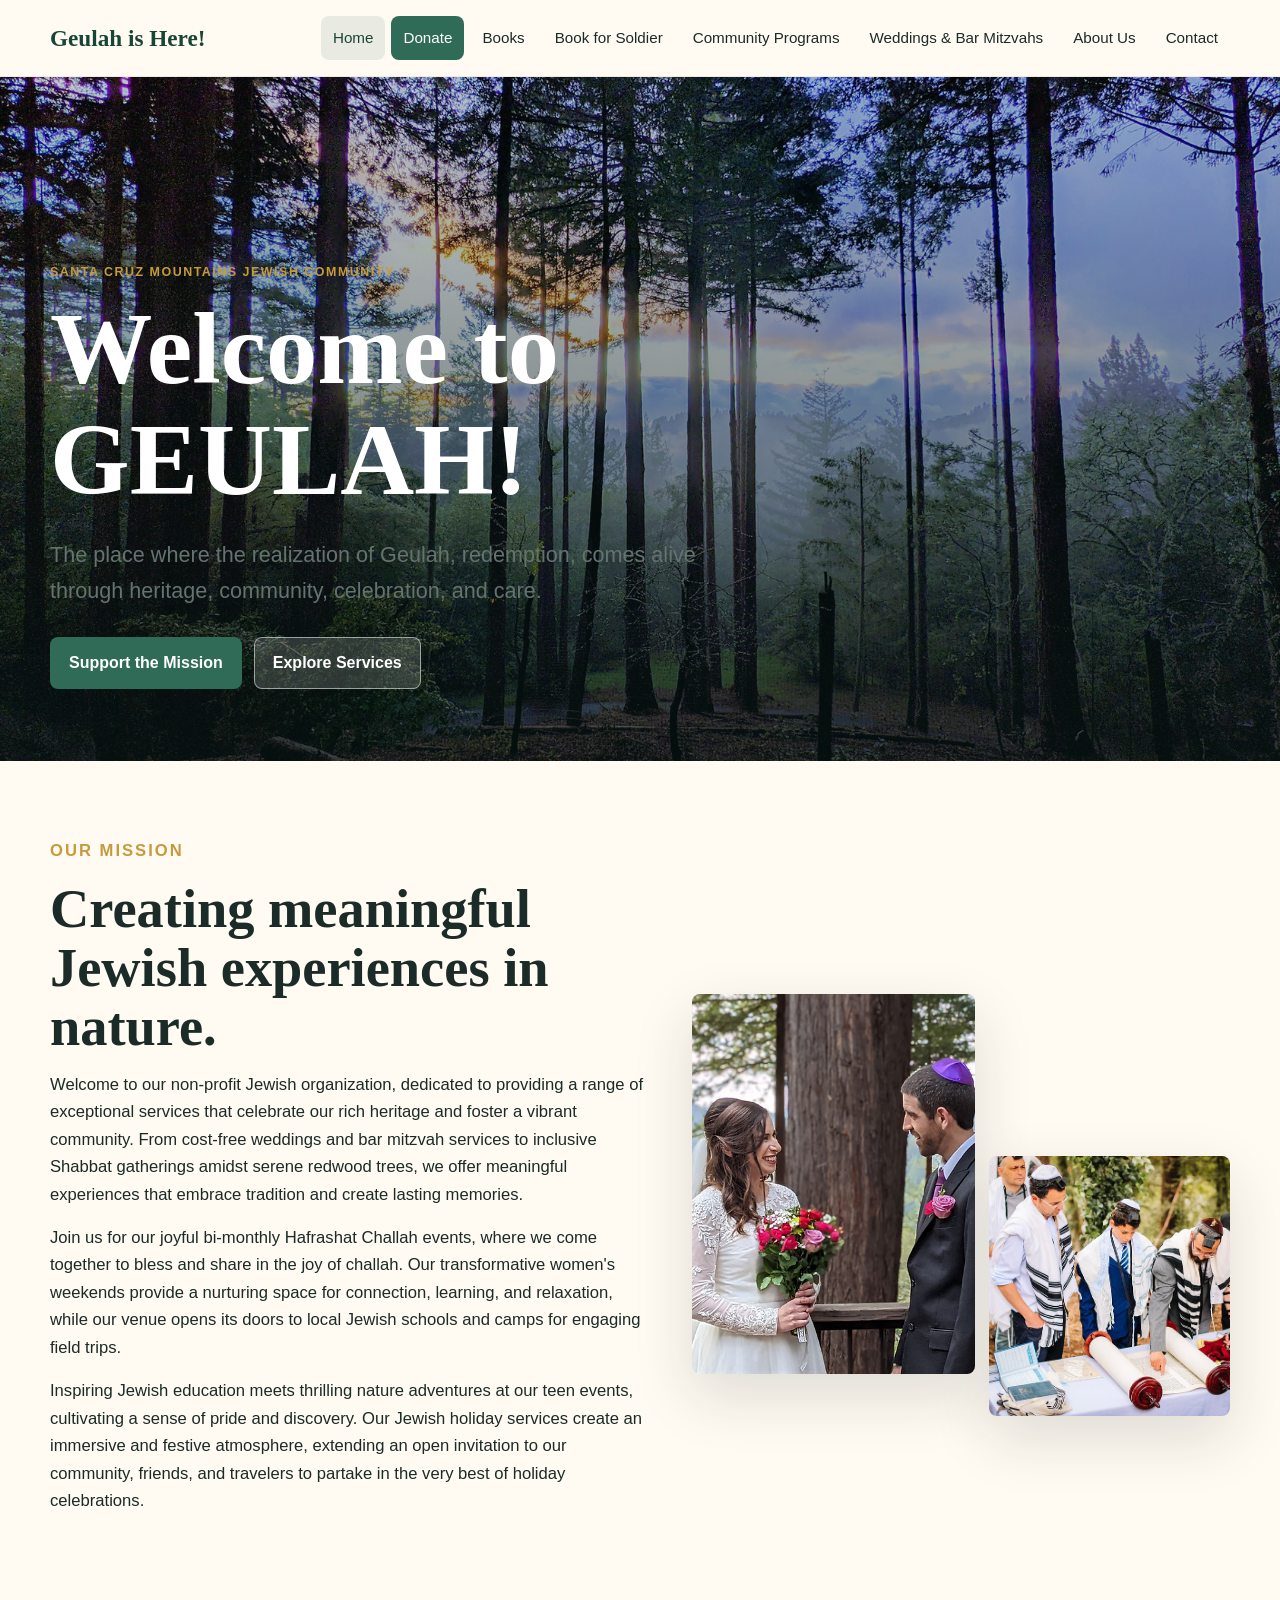
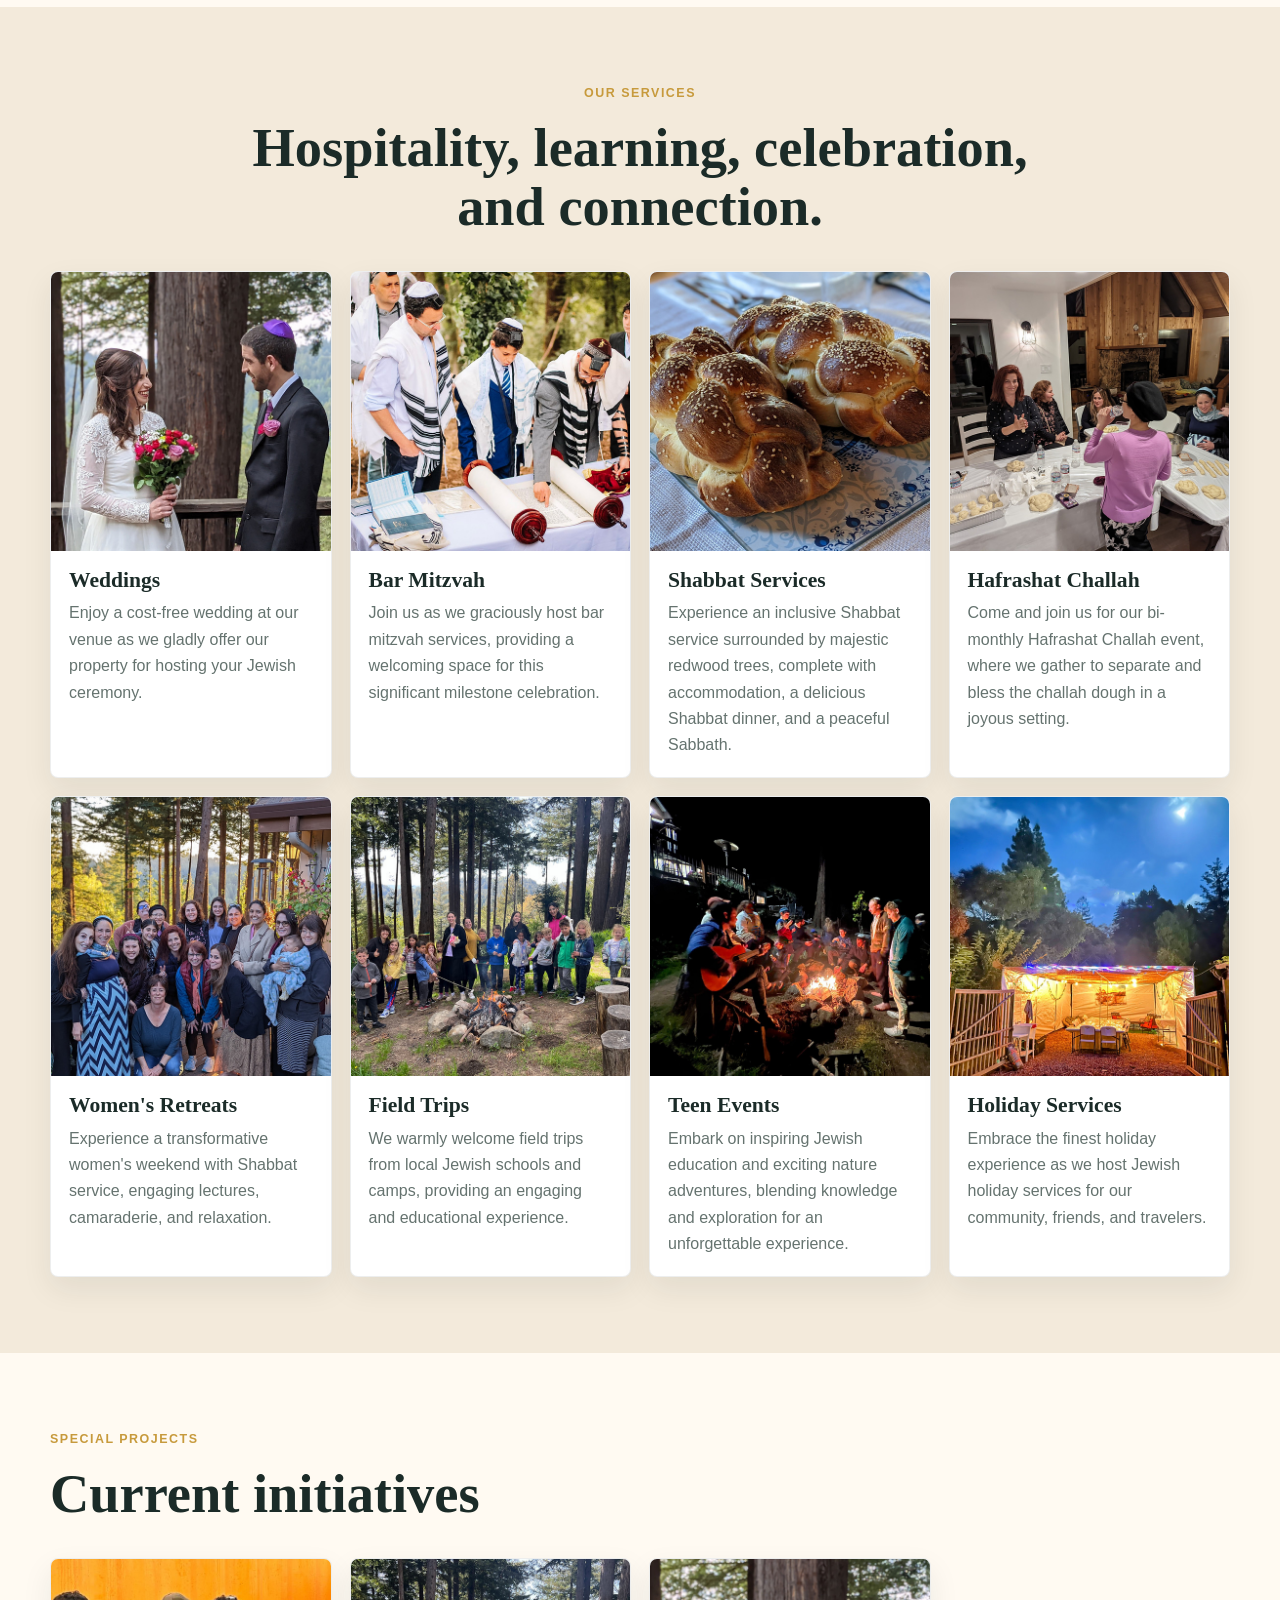
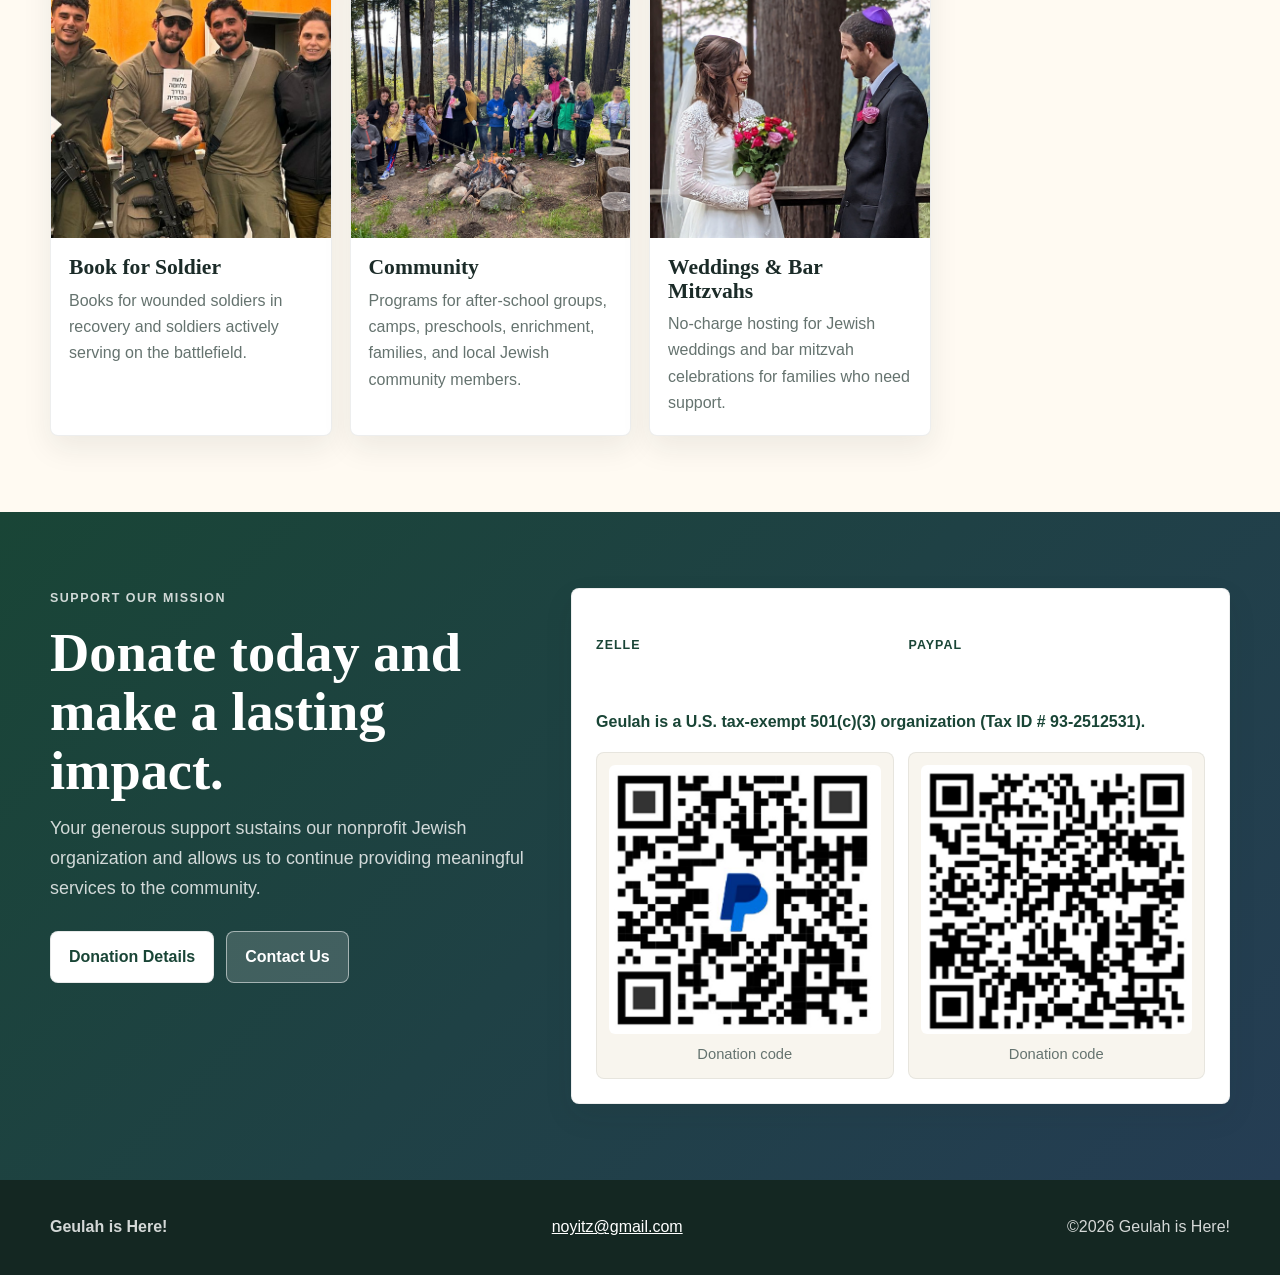
<file: index.html>
<!doctype html>
<html lang="en">
  <head>
    <meta charset="utf-8">
    <meta name="viewport" content="width=device-width, initial-scale=1">
    <title>Geulah Is Here</title>
    <meta name="description" content="A nonprofit Jewish organization in the Santa Cruz Mountains offering weddings, bar mitzvahs, Shabbat gatherings, retreats, field trips, teen events, and holiday services.">
    <link rel="stylesheet" href="styles.css">
  </head>
  <body>
    <header class="site-header">
      <nav class="nav" aria-label="Site navigation">
        <a class="brand" href="index.html">Geulah is Here!</a>
        <button class="nav-toggle" type="button" aria-expanded="false">Menu</button>
        <div class="nav-links">
          <a href="index.html" aria-current="page">Home</a>
          <a class="donate-link" href="donate.html">Donate</a>
          <a href="/books/">Books</a>
          <a href="book-for-soldier.html">Book for Soldier</a>
          <a href="community.html">Community Programs</a>
          <a href="weddings-bar-mitzvah.html">Weddings & Bar Mitzvahs</a>
          <a href="about.html">About Us</a>
          <a href="contact.html">Contact</a>
        </div>
      </nav>
    </header>

    <main>
      <section class="hero">
        <div class="hero-content">
          <p class="eyebrow">Santa Cruz Mountains Jewish community</p>
          <h1>Welcome to GEULAH!</h1>
          <p class="lede">The place where the realization of Geulah, redemption, comes alive through heritage, community, celebration, and care.</p>
          <div class="hero-actions">
            <a class="button" href="donate.html">Support the Mission</a>
            <a class="button secondary" href="#services">Explore Services</a>
          </div>
        </div>
      </section>

      <section class="section">
        <div class="wrap split">
          <div class="text-flow">
            <p class="eyebrow">Our mission</p>
            <h2>Creating meaningful Jewish experiences in nature.</h2>
            <p>Welcome to our non-profit Jewish organization, dedicated to providing a range of exceptional services that celebrate our rich heritage and foster a vibrant community. From cost-free weddings and bar mitzvah services to inclusive Shabbat gatherings amidst serene redwood trees, we offer meaningful experiences that embrace tradition and create lasting memories.</p>
            <p>Join us for our joyful bi-monthly Hafrashat Challah events, where we come together to bless and share in the joy of challah. Our transformative women's weekends provide a nurturing space for connection, learning, and relaxation, while our venue opens its doors to local Jewish schools and camps for engaging field trips.</p>
            <p>Inspiring Jewish education meets thrilling nature adventures at our teen events, cultivating a sense of pride and discovery. Our Jewish holiday services create an immersive and festive atmosphere, extending an open invitation to our community, friends, and travelers to partake in the very best of holiday celebrations.</p>
          </div>
          <div class="image-stack mobile-hidden" aria-label="Geulah community photos">
            <img src="assets/wedding.jpg" alt="Outdoor Jewish celebration">
            <img src="assets/bar-mitzvah.jpg" alt="Bar mitzvah celebration">
          </div>
        </div>
      </section>

      <section class="section soft" id="services">
        <div class="wrap">
          <div class="section-head center">
            <p class="eyebrow">Our services</p>
            <h2>Hospitality, learning, celebration, and connection.</h2>
          </div>
          <div class="service-grid">
            <article class="service-card">
              <img src="assets/wedding.jpg" alt="Wedding at Geulah">
              <div>
                <h3>Weddings</h3>
                <p>Enjoy a cost-free wedding at our venue as we gladly offer our property for hosting your Jewish ceremony.</p>
              </div>
            </article>
            <article class="service-card">
              <img src="assets/bar-mitzvah.jpg" alt="Bar mitzvah celebration">
              <div>
                <h3>Bar Mitzvah</h3>
                <p>Join us as we graciously host bar mitzvah services, providing a welcoming space for this significant milestone celebration.</p>
              </div>
            </article>
            <article class="service-card">
              <img src="assets/shabbat.jpg" alt="Shabbat in the redwoods">
              <div>
                <h3>Shabbat Services</h3>
                <p>Experience an inclusive Shabbat service surrounded by majestic redwood trees, complete with accommodation, a delicious Shabbat dinner, and a peaceful Sabbath.</p>
              </div>
            </article>
            <article class="service-card">
              <img src="assets/challah.jpg" alt="Challah event">
              <div>
                <h3>Hafrashat Challah</h3>
                <p>Come and join us for our bi-monthly Hafrashat Challah event, where we gather to separate and bless the challah dough in a joyous setting.</p>
              </div>
            </article>
            <article class="service-card">
              <img src="assets/womens-retreat.jpg" alt="Women's retreat">
              <div>
                <h3>Women's Retreats</h3>
                <p>Experience a transformative women's weekend with Shabbat service, engaging lectures, camaraderie, and relaxation.</p>
              </div>
            </article>
            <article class="service-card">
              <img src="assets/field-trips.jpg" alt="Field trip at the venue">
              <div>
                <h3>Field Trips</h3>
                <p>We warmly welcome field trips from local Jewish schools and camps, providing an engaging and educational experience.</p>
              </div>
            </article>
            <article class="service-card">
              <img src="assets/teens.jpg" alt="Teen nature event">
              <div>
                <h3>Teen Events</h3>
                <p>Embark on inspiring Jewish education and exciting nature adventures, blending knowledge and exploration for an unforgettable experience.</p>
              </div>
            </article>
            <article class="service-card">
              <img src="assets/holidays.jpg" alt="Jewish holiday services">
              <div>
                <h3>Holiday Services</h3>
                <p>Embrace the finest holiday experience as we host Jewish holiday services for our community, friends, and travelers.</p>
              </div>
            </article>
          </div>
        </div>
      </section>

      <section class="section">
        <div class="wrap">
          <div class="section-head">
            <p class="eyebrow">Special projects</p>
            <h2>Current initiatives</h2>
          </div>
          <div class="project-grid">
            <a class="project-card" href="book-for-soldier.html">
              <img src="assets/soldiers-book.jpg" alt="Book initiative for soldiers">
              <div>
                <h3>Book for Soldier</h3>
                <p>Books for wounded soldiers in recovery and soldiers actively serving on the battlefield.</p>
              </div>
            </a>
            <a class="project-card" href="community.html">
              <img src="assets/field-trips.jpg" alt="Community at the venue">
              <div>
                <h3>Community</h3>
                <p>Programs for after-school groups, camps, preschools, enrichment, families, and local Jewish community members.</p>
              </div>
            </a>
            <a class="project-card" href="weddings-bar-mitzvah.html">
              <img src="assets/wedding.jpg" alt="Jewish wedding hosted at Geulah">
              <div>
                <h3>Weddings & Bar Mitzvahs</h3>
                <p>No-charge hosting for Jewish weddings and bar mitzvah celebrations for families who need support.</p>
              </div>
            </a>
          </div>
        </div>
      </section>

      <section class="section deep">
        <div class="wrap donation-layout">
          <div>
            <p class="eyebrow">Support Our Mission</p>
            <h2>Donate today and make a lasting impact.</h2>
            <p class="lede">Your generous support sustains our nonprofit Jewish organization and allows us to continue providing meaningful services to the community.</p>
            <div class="actions">
              <a class="button light" href="donate.html">Donation Details</a>
              <a class="button secondary" href="contact.html">Contact Us</a>
            </div>
          </div>
          <div class="donation-panel">
            <div class="donation-detail">
              <div><strong>Zelle</strong><span>408-466-5883</span></div>
              <div><strong>PayPal</strong><span>Scan below</span></div>
            </div>
            <p class="tax-note">Geulah is a U.S. tax-exempt 501(c)(3) organization (Tax ID # 93-2512531).</p>
            <div class="codes">
              <figure>
                <img src="assets/donation-code-1.png" alt="Donation code one">
                <figcaption>Donation code</figcaption>
              </figure>
              <figure>
                <img src="assets/donation-code-2.png" alt="Donation code two">
                <figcaption>Donation code</figcaption>
              </figure>
            </div>
          </div>
        </div>
      </section>
    </main>

    <footer class="site-footer">
      <div class="footer-inner">
        <strong>Geulah is Here!</strong>
        <a href="mailto:noyitz@gmail.com">noyitz@gmail.com</a>
        <span>©2026 Geulah is Here!</span>
      </div>
    </footer>
    <script src="site.js"></script>
  </body>
</html>
</file>
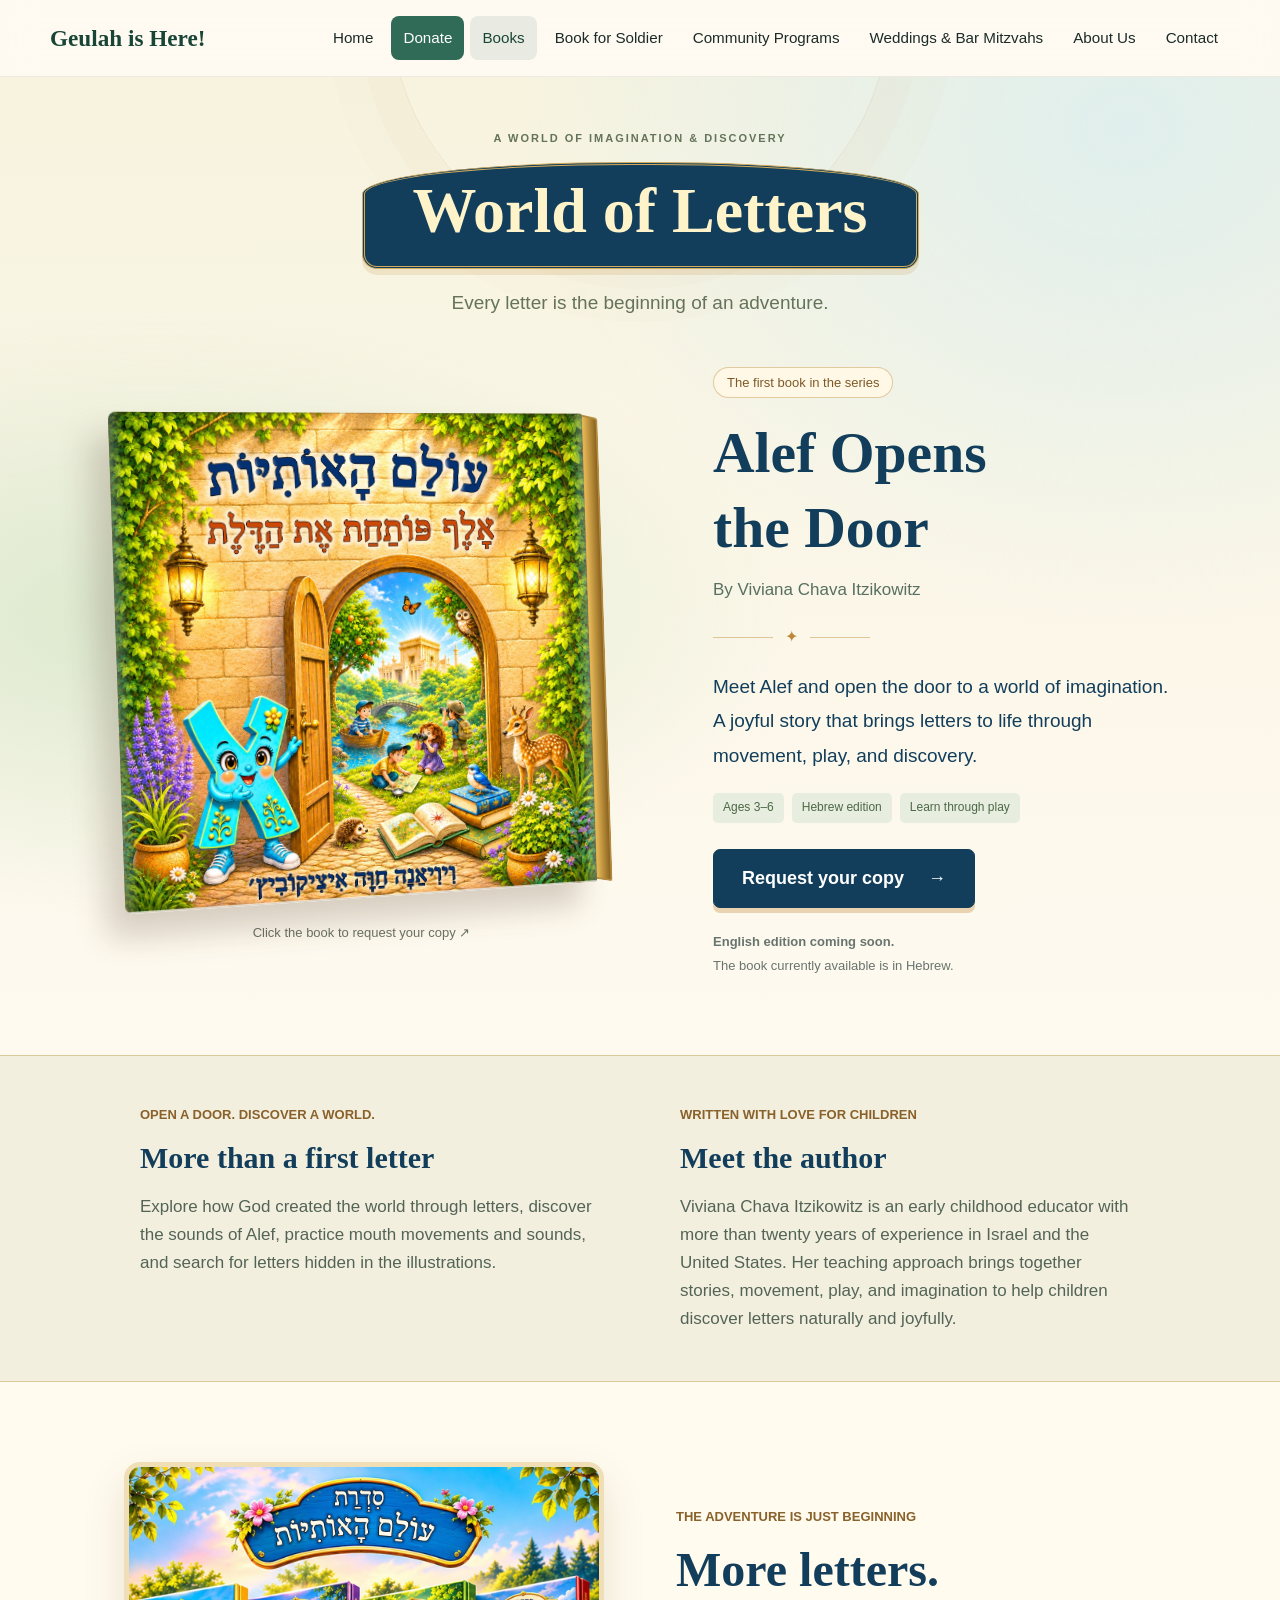
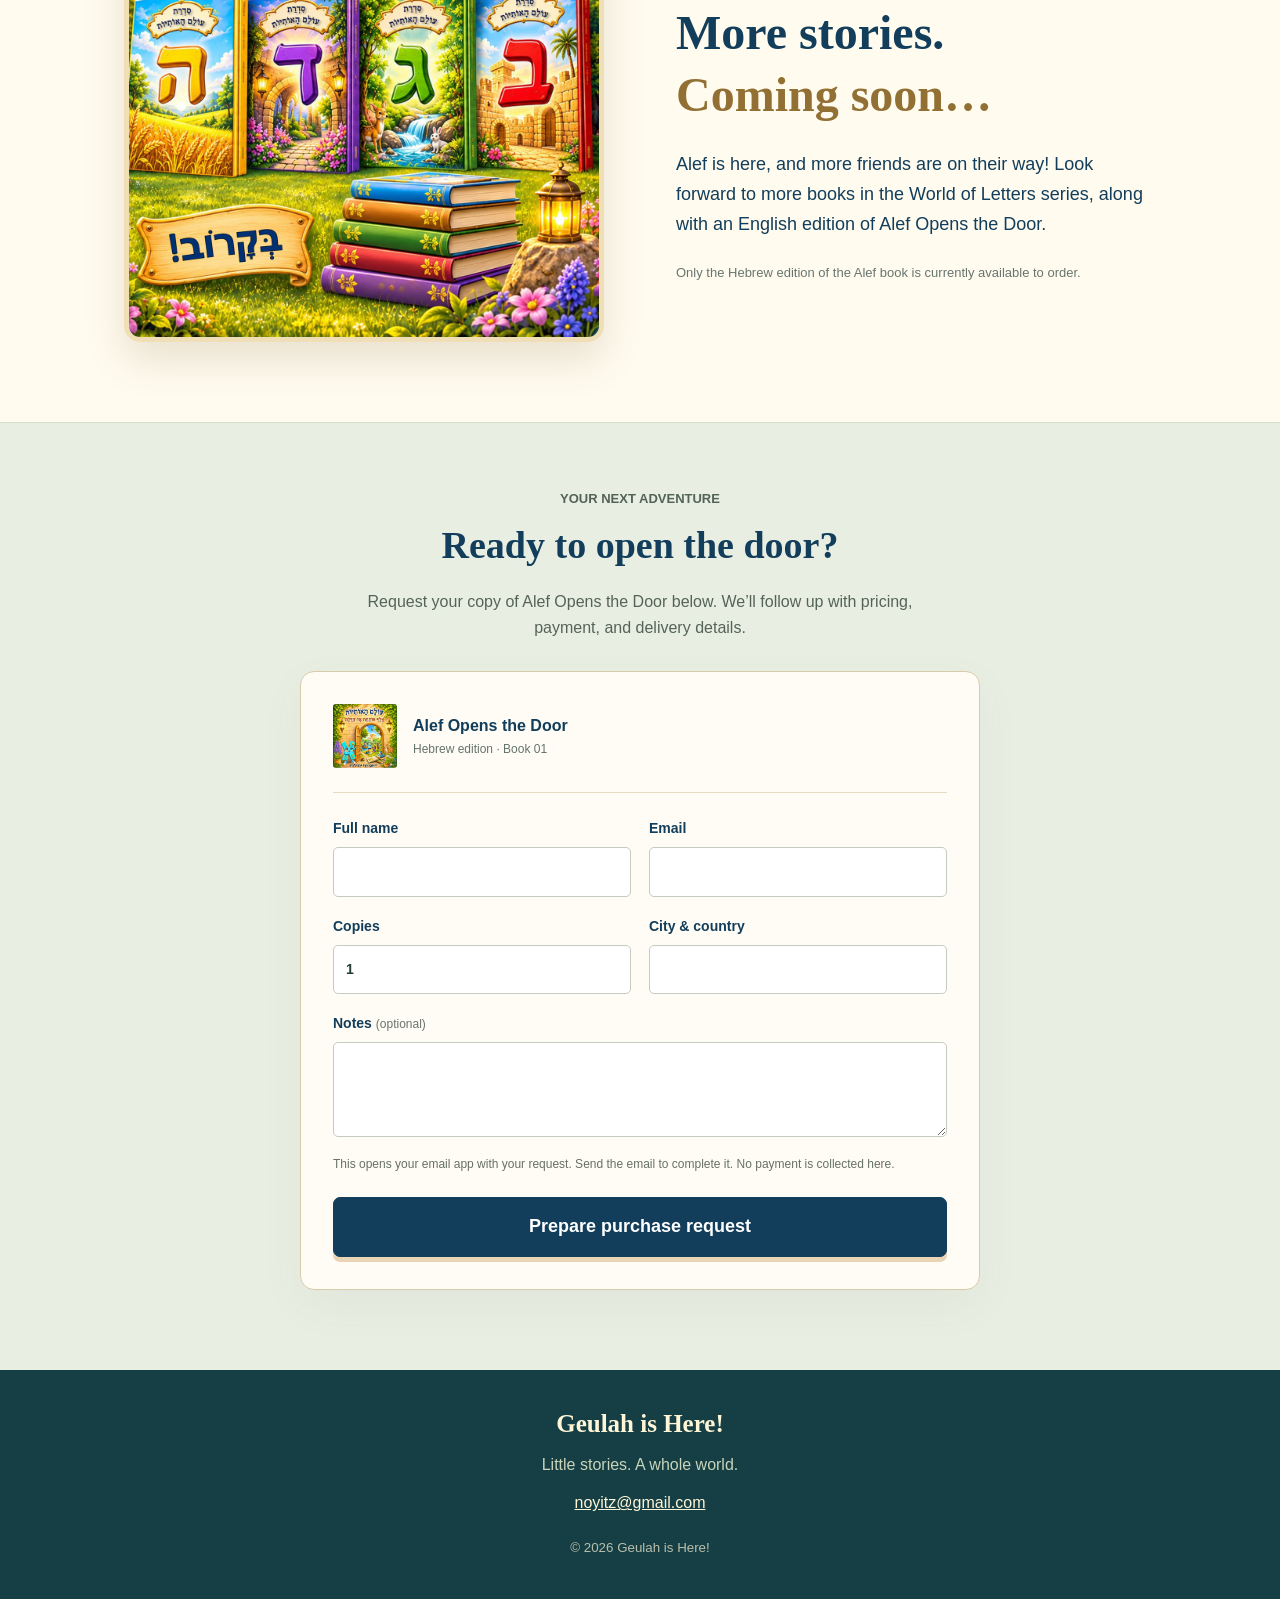
<file: books/index.html>
<!doctype html>
<html lang="en" dir="ltr">
<head>
  <meta charset="utf-8">
  <meta name="viewport" content="width=device-width, initial-scale=1">
  <title>World of Letters — Alef Opens the Door | Geulah Is Here</title>
  <meta name="description" content="Discover Alef Opens the Door by Viviana Chava Itzikowitz, a Hebrew picture book for ages 3–6. Request your copy. An English edition and more books are coming soon.">
  <link rel="canonical" href="https://geulah-is-here.org/books/">
  <meta property="og:title" content="World of Letters — Alef Opens the Door">
  <meta property="og:description" content="A little letter. A world of discovery. Meet the first Hebrew picture book in the World of Letters series, for ages 3–6.">
  <meta property="og:image" content="https://geulah-is-here.org/assets/alef-opens-the-door.jpg">
  <meta property="og:type" content="book">
  <link rel="stylesheet" href="/styles.css">
  <link rel="stylesheet" href="/books/books.css">
</head>
<body>
  <header class="site-header" dir="ltr">
    <nav class="nav" aria-label="Site navigation">
      <a class="brand" href="/">Geulah is Here!</a>
      <button class="nav-toggle" type="button" aria-expanded="false">Menu</button>
      <div class="nav-links">
        <a href="/">Home</a><a class="donate-link" href="/donate.html">Donate</a>
        <a href="/books/" aria-current="page">Books</a><a href="/book-for-soldier.html">Book for Soldier</a>
        <a href="/community.html">Community Programs</a><a href="/weddings-bar-mitzvah.html">Weddings &amp; Bar Mitzvahs</a>
        <a href="/about.html">About Us</a><a href="/contact.html">Contact</a>
      </div>
    </nav>
  </header>
  <main>
    <section class="book-hero" aria-labelledby="series-title">
      <div class="hero-glow" aria-hidden="true"></div>
      <div class="series-heading">
        <p class="collection-label">A WORLD OF IMAGINATION &amp; DISCOVERY</p>
        <h1 id="series-title">World of Letters</h1>
        <p class="series-intro">Every letter is the beginning of an adventure.</p>
      </div>
      <div class="book-feature">
        <div class="book-stage">
          <a class="book-object" href="#purchase" aria-label="Request a copy of Alef Opens the Door">
            <img src="/assets/alef-opens-the-door.jpg" width="1595" height="1600" alt="Original Hebrew cover of Alef Opens the Door by Viviana Chava Itzikowitz" fetchpriority="high">
          </a>
          <p class="cover-caption">Click the book to request your copy <span aria-hidden="true">↗</span></p>
        </div>
        <div class="book-description">
          <span class="edition-label">The first book in the series</span>
          <h2>Alef Opens<br>the Door</h2>
          <p class="author">By Viviana Chava Itzikowitz</p>
          <div class="gold-divider" aria-hidden="true">✦</div>
          <p class="book-summary">Meet Alef and open the door to a world of imagination. A joyful story that brings letters to life through movement, play, and discovery.</p>
          <div class="book-tags"><span>Ages 3–6</span><span>Hebrew edition</span><span>Learn through play</span></div>
          <a class="order-button" href="#purchase">Request your copy <span aria-hidden="true">→</span></a>
          <p class="english-note"><strong>English edition coming soon.</strong><br>The book currently available is in Hebrew.</p>
        </div>
      </div>
    </section>
    <section class="story-section">
      <div class="story-grid">
        <article>
          <p class="small-heading">OPEN A DOOR. DISCOVER A WORLD.</p>
          <h2>More than a first letter</h2>
          <p>Explore how God created the world through letters, discover the sounds of Alef, practice mouth movements and sounds, and search for letters hidden in the illustrations.</p>
        </article>
        <article>
          <p class="small-heading">WRITTEN WITH LOVE FOR CHILDREN</p>
          <h2>Meet the author</h2>
          <p>Viviana Chava Itzikowitz is an early childhood educator with more than twenty years of experience in Israel and the United States. Her teaching approach brings together stories, movement, play, and imagination to help children discover letters naturally and joyfully.</p>
        </article>
      </div>
    </section>
    <section class="coming-section" aria-labelledby="coming-title">
      <div class="coming-art"><img src="/assets/world-of-letters-coming-soon.jpg" width="1200" height="1200" loading="lazy" alt="Original coming-soon page from World of Letters, showing the upcoming Bet, Gimel, Dalet, and He books with Hebrew artwork"></div>
      <div class="coming-copy">
        <p class="small-heading">THE ADVENTURE IS JUST BEGINNING</p>
        <h2 id="coming-title">More letters.<br>More stories.<br><span>Coming soon…</span></h2>
        <p>Alef is here, and more friends are on their way! Look forward to more books in the World of Letters series, along with an English edition of Alef Opens the Door.</p>
        <p class="english-note">Only the Hebrew edition of the Alef book is currently available to order.</p>
      </div>
    </section>
    <section class="purchase-section" id="purchase" aria-labelledby="purchase-title">
      <div class="purchase-intro">
        <p class="small-heading">YOUR NEXT ADVENTURE</p>
        <h2 id="purchase-title" tabindex="-1">Ready to open the door?</h2>
        <p>Request your copy of Alef Opens the Door below. We’ll follow up with pricing, payment, and delivery details.</p>
      </div>
      <form class="purchase-form" id="purchase-form" action="mailto:noyitz@gmail.com" method="post" enctype="text/plain">
        <div class="selected-book"><img src="/assets/alef-opens-the-door.jpg" width="64" height="64" alt=""><div><strong>Alef Opens the Door</strong><span>Hebrew edition · Book 01</span></div></div>
        <div class="form-grid">
          <label>Full name<input name="name" autocomplete="name" required maxlength="120"></label>
          <label>Email<input name="email" type="email" autocomplete="email" required maxlength="200"></label>
          <label>Copies<input name="quantity" type="number" min="1" max="100" value="1" required></label>
          <label>City &amp; country<input name="location" required maxlength="200"></label>
          <label class="full-width">Notes <span>(optional)</span><textarea name="notes" rows="3" maxlength="2000"></textarea></label>
        </div>
        <p class="form-explanation" lang="en" dir="ltr">This opens your email app with your request. Send the email to complete it. No payment is collected here.</p>
        <button class="order-button" type="submit">Prepare purchase request</button>
        <p id="request-status" class="request-status" role="status"></p>
        <div id="email-fallback" hidden>
          <label for="request-copy">Copy and email to <a href="mailto:noyitz@gmail.com">noyitz@gmail.com</a></label>
          <textarea id="request-copy" rows="8" readonly dir="auto"></textarea>
        </div>
        <noscript><p lang="en">Please email <a href="mailto:noyitz@gmail.com?subject=Alef%20book%20purchase%20request">noyitz@gmail.com</a> with your name, quantity, and city to request your copy.</p></noscript>
      </form>
    </section>
  </main>
  <footer class="books-footer"><a href="/">Geulah is Here!</a><p>Little stories. A whole world.</p><a href="mailto:noyitz@gmail.com">noyitz@gmail.com</a><small>© 2026 Geulah is Here!</small></footer>
  <script src="/site.js"></script>
  <script src="/books/books.js"></script>
</body>
</html>
</file>
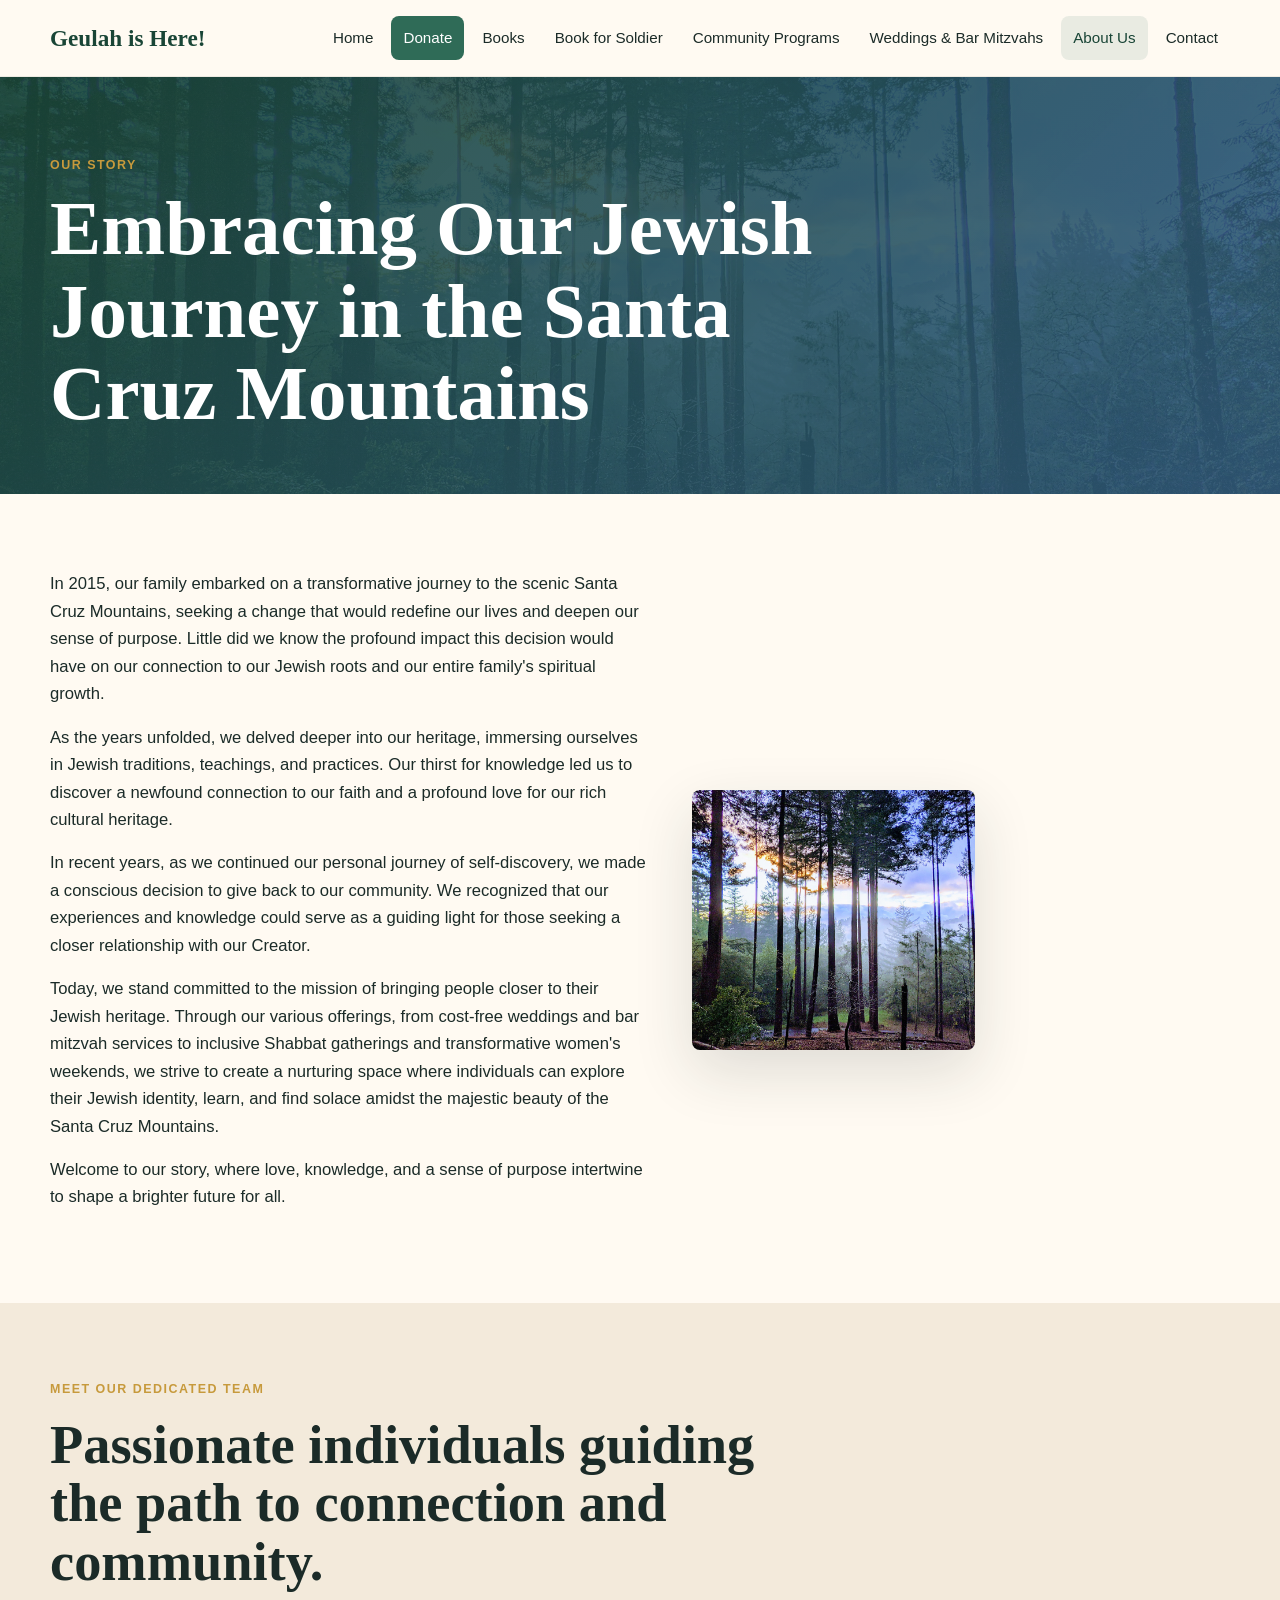
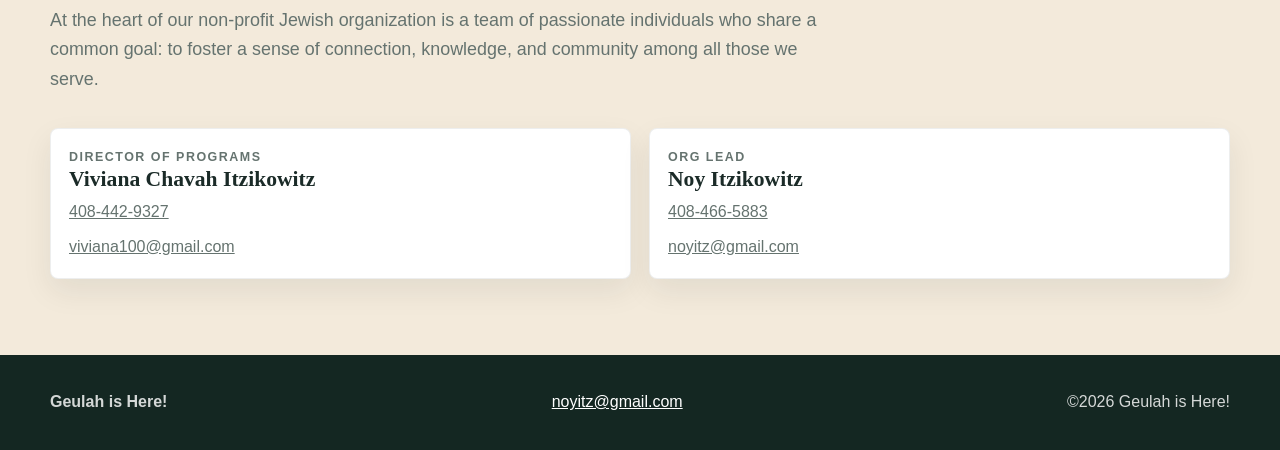
<file: about.html>
<!doctype html>
<html lang="en">
  <head>
    <meta charset="utf-8">
    <meta name="viewport" content="width=device-width, initial-scale=1">
    <title>About Us | Geulah Is Here</title>
    <meta name="description" content="The story and team behind Geulah Is Here in the Santa Cruz Mountains.">
    <link rel="stylesheet" href="styles.css">
  </head>
  <body>
    <header class="site-header">
      <nav class="nav" aria-label="Site navigation">
        <a class="brand" href="index.html">Geulah is Here!</a>
        <button class="nav-toggle" type="button" aria-expanded="false">Menu</button>
        <div class="nav-links">
          <a href="index.html">Home</a>
          <a class="donate-link" href="donate.html">Donate</a>
          <a href="/books/">Books</a>
          <a href="book-for-soldier.html">Book for Soldier</a>
          <a href="community.html">Community Programs</a>
          <a href="weddings-bar-mitzvah.html">Weddings & Bar Mitzvahs</a>
          <a href="about.html" aria-current="page">About Us</a>
          <a href="contact.html">Contact</a>
        </div>
      </nav>
    </header>
    <main>
      <section class="page-hero">
        <div class="wrap">
          <p class="eyebrow">Our story</p>
          <h1>Embracing Our Jewish Journey in the Santa Cruz Mountains</h1>
        </div>
      </section>
      <section class="section">
        <div class="wrap split">
          <div class="text-flow">
            <p>In 2015, our family embarked on a transformative journey to the scenic Santa Cruz Mountains, seeking a change that would redefine our lives and deepen our sense of purpose. Little did we know the profound impact this decision would have on our connection to our Jewish roots and our entire family's spiritual growth.</p>
            <p>As the years unfolded, we delved deeper into our heritage, immersing ourselves in Jewish traditions, teachings, and practices. Our thirst for knowledge led us to discover a newfound connection to our faith and a profound love for our rich cultural heritage.</p>
            <p>In recent years, as we continued our personal journey of self-discovery, we made a conscious decision to give back to our community. We recognized that our experiences and knowledge could serve as a guiding light for those seeking a closer relationship with our Creator.</p>
            <p>Today, we stand committed to the mission of bringing people closer to their Jewish heritage. Through our various offerings, from cost-free weddings and bar mitzvah services to inclusive Shabbat gatherings and transformative women's weekends, we strive to create a nurturing space where individuals can explore their Jewish identity, learn, and find solace amidst the majestic beauty of the Santa Cruz Mountains.</p>
            <p>Welcome to our story, where love, knowledge, and a sense of purpose intertwine to shape a brighter future for all.</p>
          </div>
          <div class="image-stack">
            <img src="assets/hero-redwoods.jpg" alt="Santa Cruz Mountains redwoods">
          </div>
        </div>
      </section>
      <section class="section soft">
        <div class="wrap">
          <div class="section-head">
            <p class="eyebrow">Meet our dedicated team</p>
            <h2>Passionate individuals guiding the path to connection and community.</h2>
            <p class="lede">At the heart of our non-profit Jewish organization is a team of passionate individuals who share a common goal: to foster a sense of connection, knowledge, and community among all those we serve.</p>
          </div>
          <div class="team-grid">
            <article class="person">
              <p class="eyebrow">Director of programs</p>
              <h3>Viviana Chavah Itzikowitz</h3>
              <p><a href="tel:+14084429327">408-442-9327</a></p>
              <p><a href="mailto:viviana100@gmail.com">viviana100@gmail.com</a></p>
            </article>
            <article class="person">
              <p class="eyebrow">Org Lead</p>
              <h3>Noy Itzikowitz</h3>
              <p><a href="tel:+14084665883">408-466-5883</a></p>
              <p><a href="mailto:noyitz@gmail.com">noyitz@gmail.com</a></p>
            </article>
          </div>
        </div>
      </section>
    </main>
    <footer class="site-footer">
      <div class="footer-inner">
        <strong>Geulah is Here!</strong>
        <a href="mailto:noyitz@gmail.com">noyitz@gmail.com</a>
        <span>©2026 Geulah is Here!</span>
      </div>
    </footer>
    <script src="site.js"></script>
  </body>
</html>
</file>
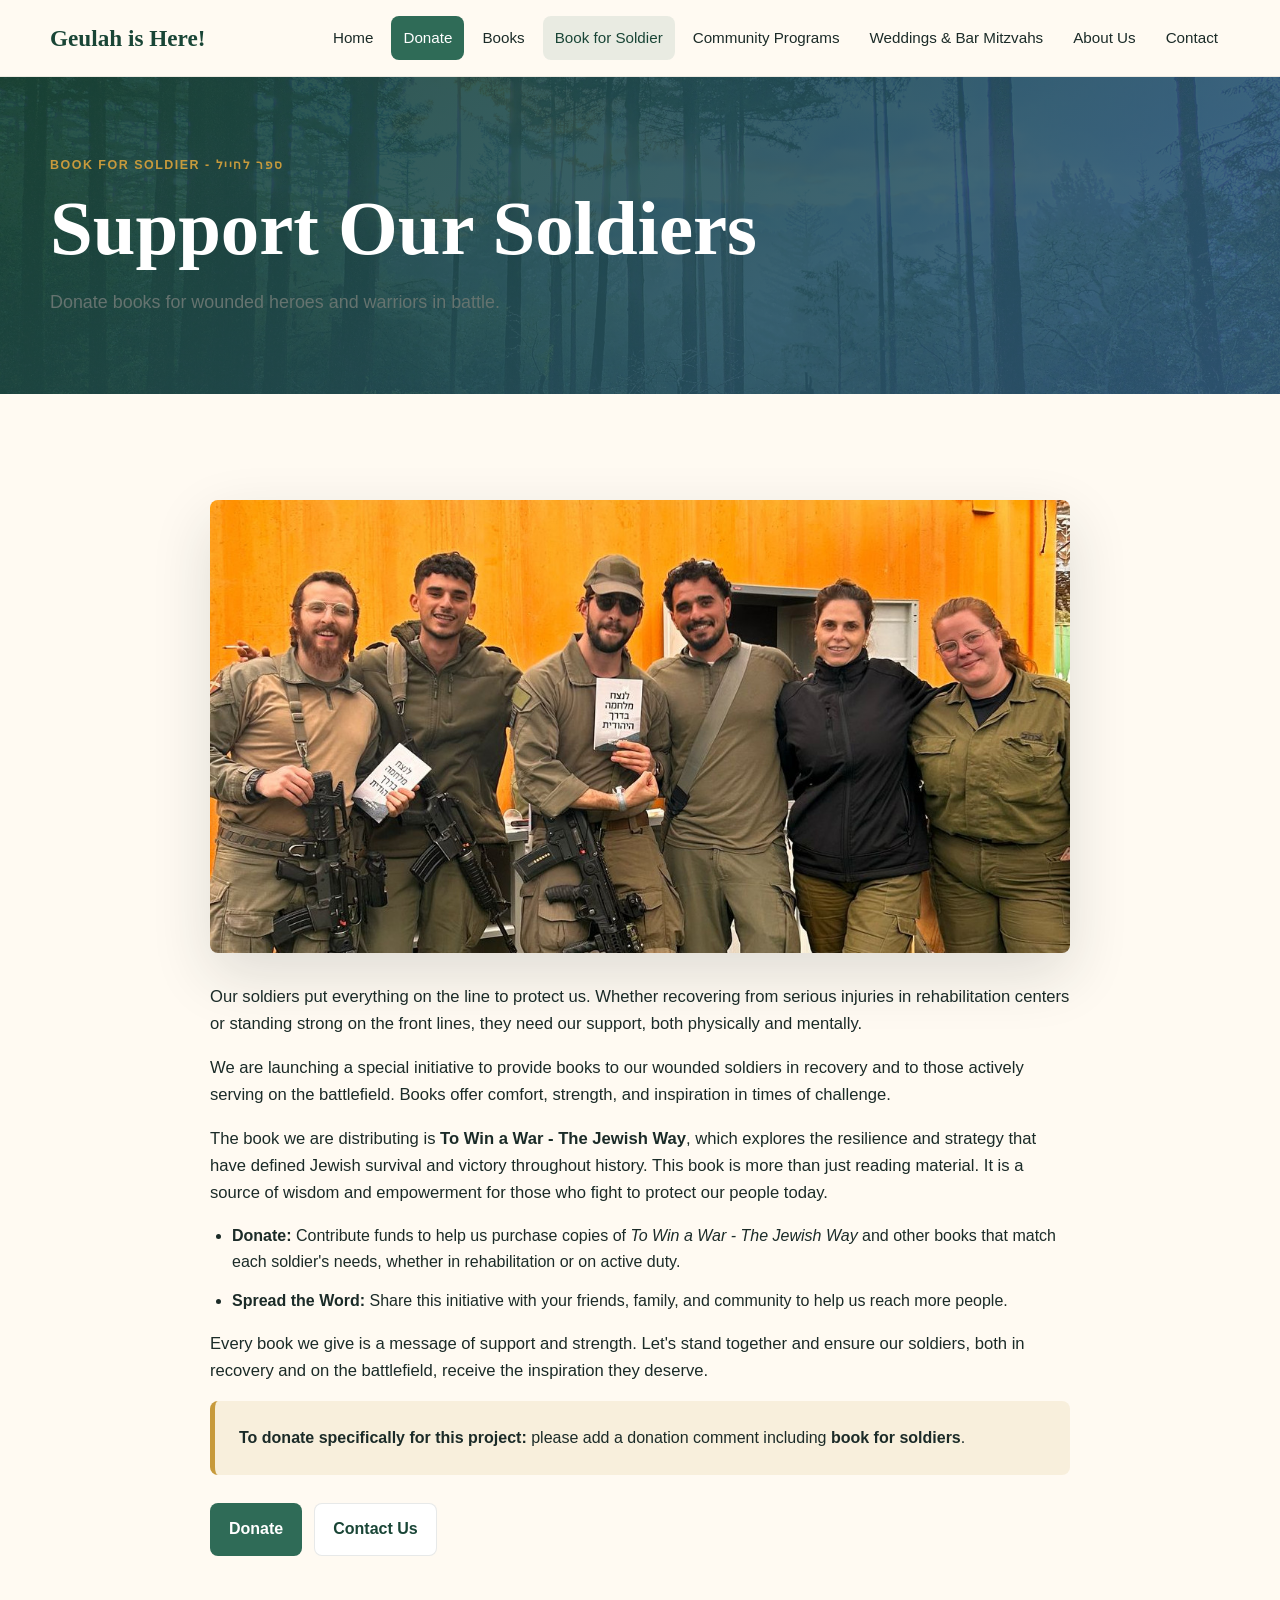
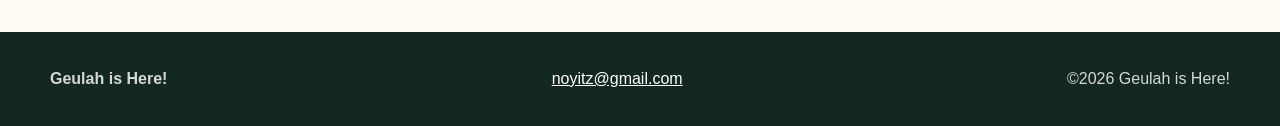
<file: book-for-soldier.html>
<!doctype html>
<html lang="en">
  <head>
    <meta charset="utf-8">
    <meta name="viewport" content="width=device-width, initial-scale=1">
    <title>Book for Soldier | Geulah Is Here</title>
    <link rel="stylesheet" href="styles.css">
  </head>
  <body>
    <header class="site-header">
      <nav class="nav" aria-label="Site navigation">
        <a class="brand" href="index.html">Geulah is Here!</a>
        <button class="nav-toggle" type="button" aria-expanded="false">Menu</button>
        <div class="nav-links">
          <a href="index.html">Home</a>
          <a class="donate-link" href="donate.html">Donate</a>
          <a href="/books/">Books</a>
          <a href="book-for-soldier.html" aria-current="page">Book for Soldier</a>
          <a href="community.html">Community Programs</a>
          <a href="weddings-bar-mitzvah.html">Weddings & Bar Mitzvahs</a>
          <a href="about.html">About Us</a>
          <a href="contact.html">Contact</a>
        </div>
      </nav>
    </header>
    <main>
      <section class="page-hero">
        <div class="wrap">
          <p class="eyebrow">Book for soldier - ספר לחייל</p>
          <h1>Support Our Soldiers</h1>
          <p class="lede">Donate books for wounded heroes and warriors in battle.</p>
        </div>
      </section>
      <section class="section">
        <div class="wrap narrow text-flow">
          <img class="feature-image" src="assets/soldiers-book.jpg" alt="Book for Soldier project">
          <p>Our soldiers put everything on the line to protect us. Whether recovering from serious injuries in rehabilitation centers or standing strong on the front lines, they need our support, both physically and mentally.</p>
          <p>We are launching a special initiative to provide books to our wounded soldiers in recovery and to those actively serving on the battlefield. Books offer comfort, strength, and inspiration in times of challenge.</p>
          <p>The book we are distributing is <strong>To Win a War - The Jewish Way</strong>, which explores the resilience and strategy that have defined Jewish survival and victory throughout history. This book is more than just reading material. It is a source of wisdom and empowerment for those who fight to protect our people today.</p>
          <ul class="list">
            <li><strong>Donate:</strong> Contribute funds to help us purchase copies of <em>To Win a War - The Jewish Way</em> and other books that match each soldier's needs, whether in rehabilitation or on active duty.</li>
            <li><strong>Spread the Word:</strong> Share this initiative with your friends, family, and community to help us reach more people.</li>
          </ul>
          <p>Every book we give is a message of support and strength. Let's stand together and ensure our soldiers, both in recovery and on the battlefield, receive the inspiration they deserve.</p>
          <div class="callout">
            <strong>To donate specifically for this project:</strong> please add a donation comment including <strong>book for soldiers</strong>.
          </div>
          <div class="actions">
            <a class="button" href="donate.html">Donate</a>
            <a class="button light" href="contact.html">Contact Us</a>
          </div>
        </div>
      </section>
    </main>
    <footer class="site-footer">
      <div class="footer-inner">
        <strong>Geulah is Here!</strong>
        <a href="mailto:noyitz@gmail.com">noyitz@gmail.com</a>
        <span>©2026 Geulah is Here!</span>
      </div>
    </footer>
    <script src="site.js"></script>
  </body>
</html>
</file>
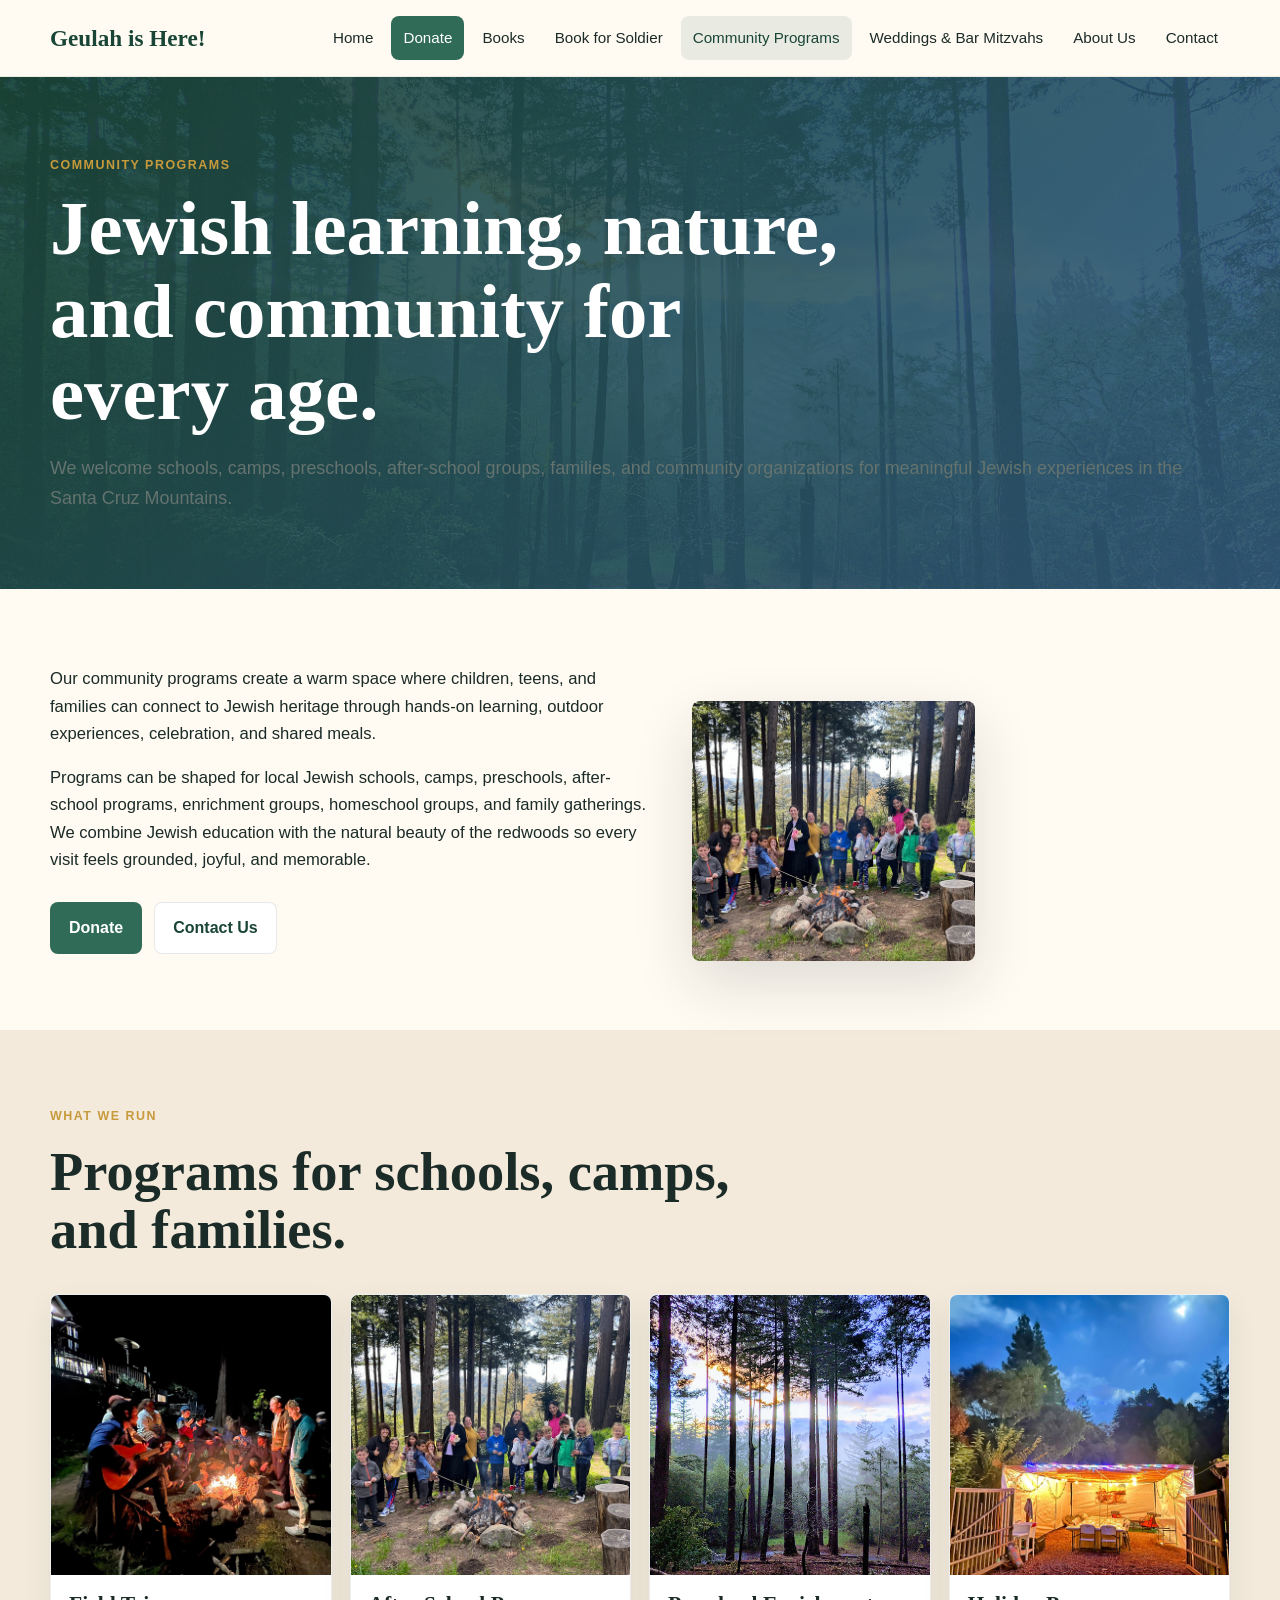
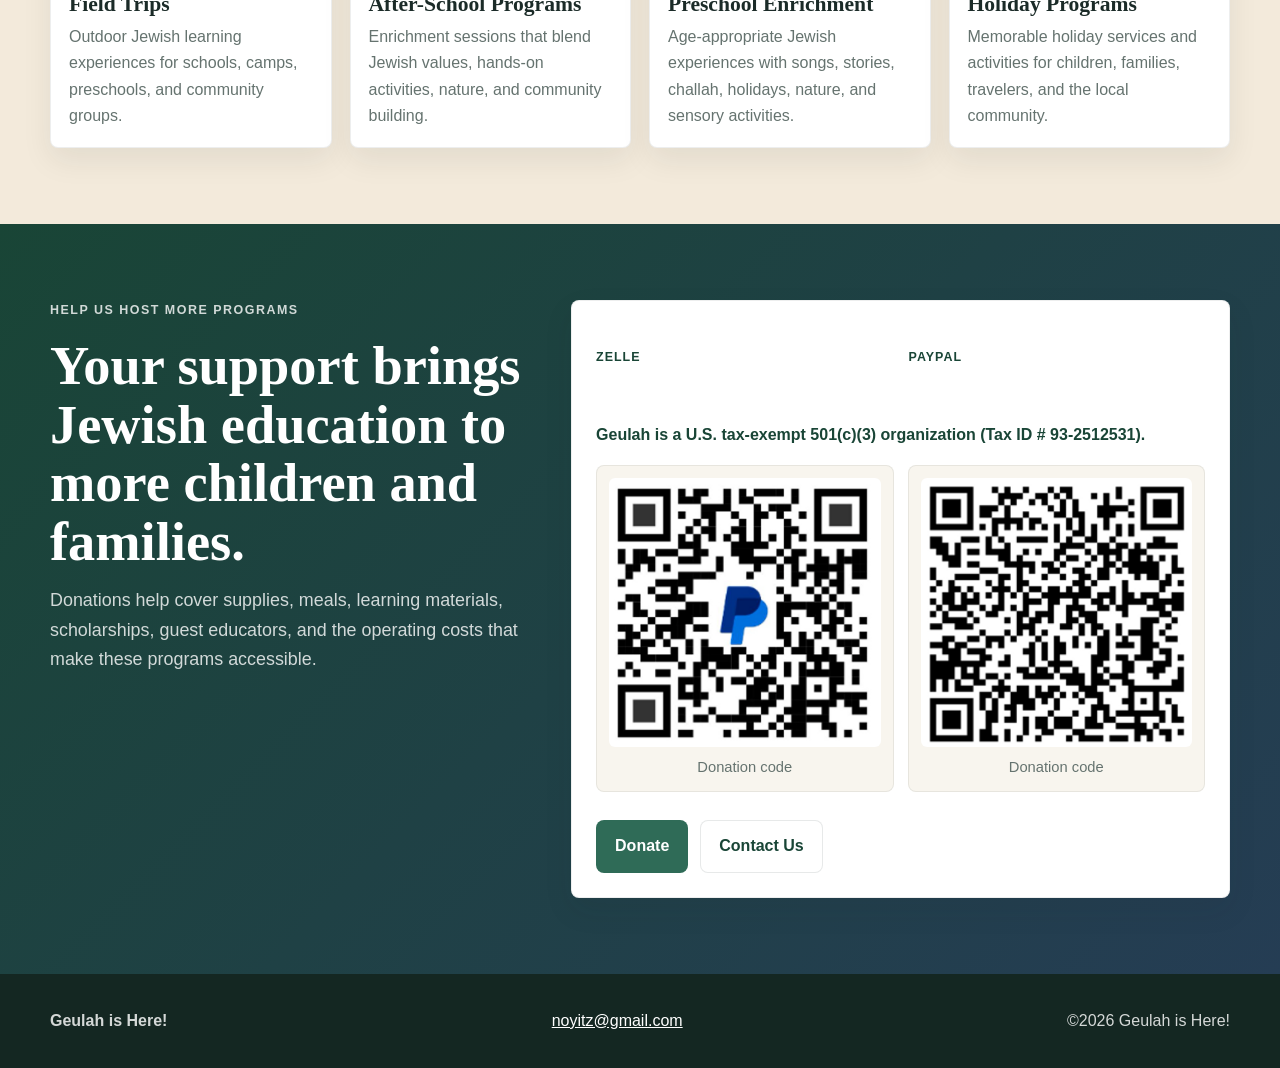
<file: community.html>
<!doctype html>
<html lang="en">
  <head>
    <meta charset="utf-8">
    <meta name="viewport" content="width=device-width, initial-scale=1">
    <title>Community Programs | Geulah Is Here</title>
    <meta name="description" content="Jewish community programs for after-school groups, camps, preschools, enrichment, field trips, families, and local schools.">
    <link rel="stylesheet" href="styles.css">
  </head>
  <body>
    <header class="site-header">
      <nav class="nav" aria-label="Site navigation">
        <a class="brand" href="index.html">Geulah is Here!</a>
        <button class="nav-toggle" type="button" aria-expanded="false">Menu</button>
        <div class="nav-links">
          <a href="index.html">Home</a>
          <a class="donate-link" href="donate.html">Donate</a>
          <a href="/books/">Books</a>
          <a href="book-for-soldier.html">Book for Soldier</a>
          <a href="community.html" aria-current="page">Community Programs</a>
          <a href="weddings-bar-mitzvah.html">Weddings & Bar Mitzvahs</a>
          <a href="about.html">About Us</a>
          <a href="contact.html">Contact</a>
        </div>
      </nav>
    </header>

    <main>
      <section class="page-hero">
        <div class="wrap">
          <p class="eyebrow">Community Programs</p>
          <h1>Jewish learning, nature, and community for every age.</h1>
          <p class="lede">We welcome schools, camps, preschools, after-school groups, families, and community organizations for meaningful Jewish experiences in the Santa Cruz Mountains.</p>
        </div>
      </section>

      <section class="section">
        <div class="wrap split">
          <div class="text-flow">
            <p>Our community programs create a warm space where children, teens, and families can connect to Jewish heritage through hands-on learning, outdoor experiences, celebration, and shared meals.</p>
            <p>Programs can be shaped for local Jewish schools, camps, preschools, after-school programs, enrichment groups, homeschool groups, and family gatherings. We combine Jewish education with the natural beauty of the redwoods so every visit feels grounded, joyful, and memorable.</p>
            <div class="actions">
              <a class="button" href="donate.html">Donate</a>
              <a class="button light" href="contact.html">Contact Us</a>
            </div>
          </div>
          <div class="image-stack">
            <img src="assets/field-trips.jpg" alt="Children and families at a community field trip">
          </div>
        </div>
      </section>

      <section class="section soft">
        <div class="wrap">
          <div class="section-head">
            <p class="eyebrow">What we run</p>
            <h2>Programs for schools, camps, and families.</h2>
          </div>
          <div class="service-grid">
            <article class="service-card">
              <img src="assets/teens.jpg" alt="Field trip group around a campfire">
              <div>
                <h3>Field Trips</h3>
                <p>Outdoor Jewish learning experiences for schools, camps, preschools, and community groups.</p>
              </div>
            </article>
            <article class="service-card">
              <img src="assets/field-trips.jpg" alt="After-school group in the redwoods">
              <div>
                <h3>After-School Programs</h3>
                <p>Enrichment sessions that blend Jewish values, hands-on activities, nature, and community building.</p>
              </div>
            </article>
            <article class="service-card">
              <img src="assets/hero-redwoods.jpg" alt="Redwood forest at Geulah">
              <div>
                <h3>Preschool Enrichment</h3>
                <p>Age-appropriate Jewish experiences with songs, stories, challah, holidays, nature, and sensory activities.</p>
              </div>
            </article>
            <article class="service-card">
              <img src="assets/holidays.jpg" alt="Holiday celebration">
              <div>
                <h3>Holiday Programs</h3>
                <p>Memorable holiday services and activities for children, families, travelers, and the local community.</p>
              </div>
            </article>
          </div>
        </div>
      </section>

      <section class="section deep">
        <div class="wrap donation-layout">
          <div>
            <p class="eyebrow">Help us host more programs</p>
            <h2>Your support brings Jewish education to more children and families.</h2>
            <p class="lede">Donations help cover supplies, meals, learning materials, scholarships, guest educators, and the operating costs that make these programs accessible.</p>
          </div>
          <div class="donation-panel">
            <div class="donation-detail">
              <div><strong>Zelle</strong><span>408-466-5883</span></div>
              <div><strong>PayPal</strong><span>Scan below</span></div>
            </div>
            <p class="tax-note">Geulah is a U.S. tax-exempt 501(c)(3) organization (Tax ID # 93-2512531).</p>
            <div class="codes">
              <figure>
                <img src="assets/donation-code-1.png" alt="Donation code one">
                <figcaption>Donation code</figcaption>
              </figure>
              <figure>
                <img src="assets/donation-code-2.png" alt="Donation code two">
                <figcaption>Donation code</figcaption>
              </figure>
            </div>
            <div class="actions">
              <a class="button" href="donate.html">Donate</a>
              <a class="button light" href="contact.html">Contact Us</a>
            </div>
          </div>
        </div>
      </section>
    </main>

    <footer class="site-footer">
      <div class="footer-inner">
        <strong>Geulah is Here!</strong>
        <a href="mailto:noyitz@gmail.com">noyitz@gmail.com</a>
        <span>©2026 Geulah is Here!</span>
      </div>
    </footer>
    <script src="site.js"></script>
  </body>
</html>
</file>
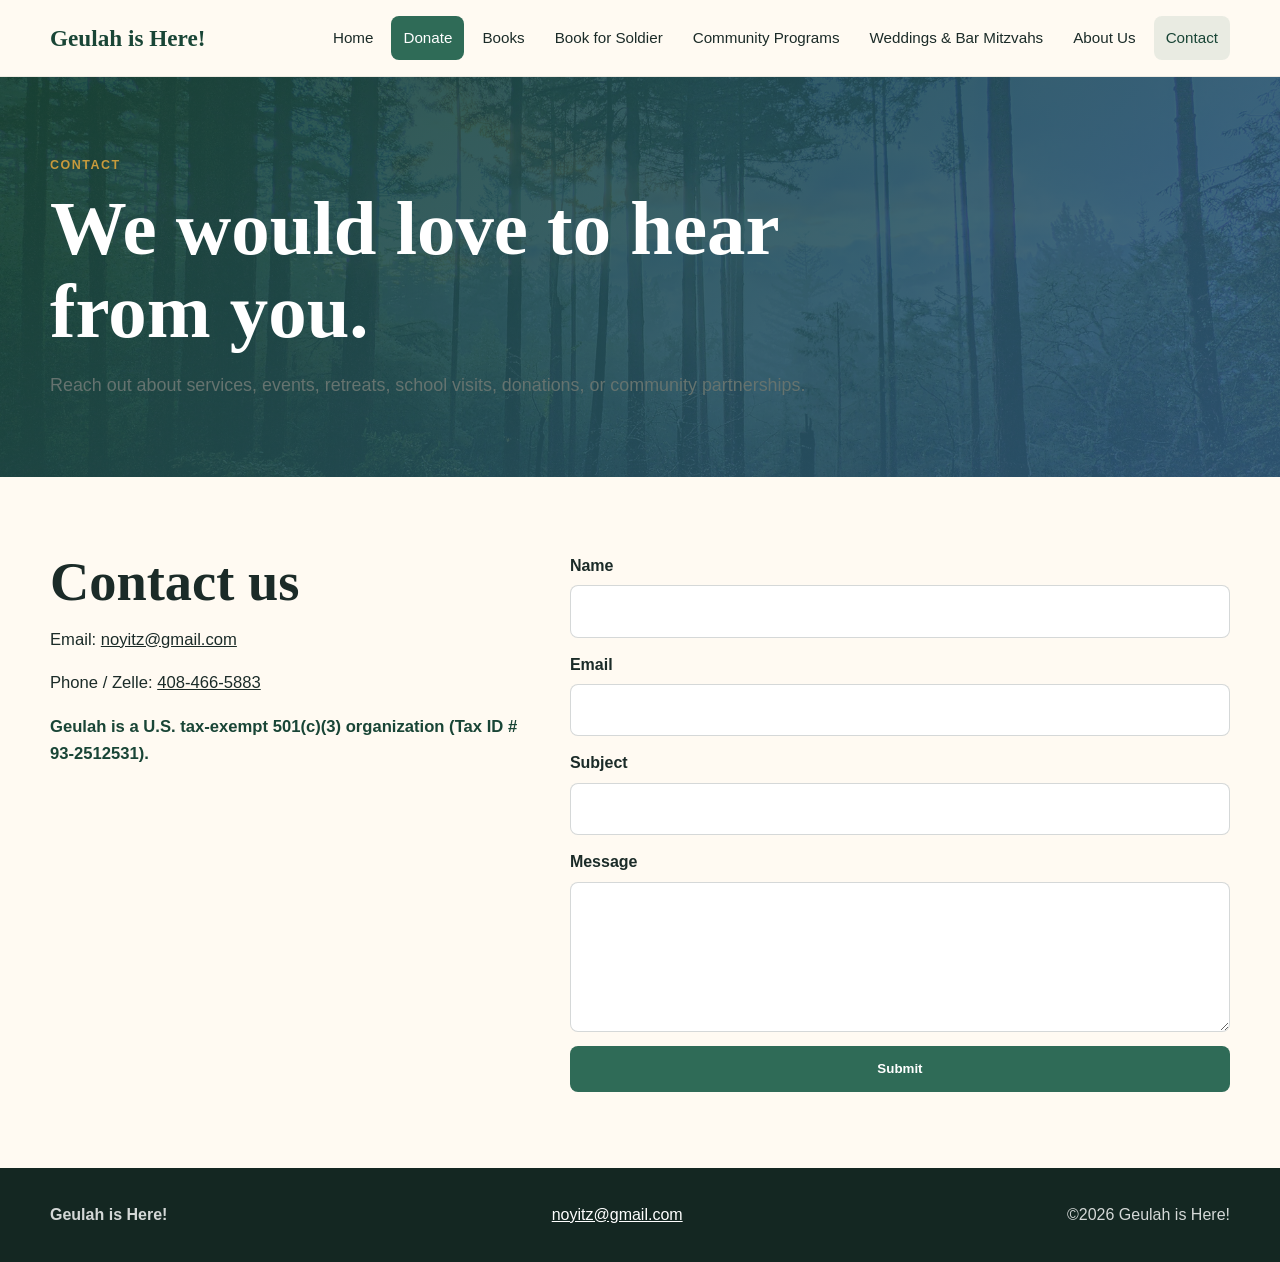
<file: contact.html>
<!doctype html>
<html lang="en">
  <head>
    <meta charset="utf-8">
    <meta name="viewport" content="width=device-width, initial-scale=1">
    <title>Contact | Geulah Is Here</title>
    <link rel="stylesheet" href="styles.css">
  </head>
  <body>
    <header class="site-header">
      <nav class="nav" aria-label="Site navigation">
        <a class="brand" href="index.html">Geulah is Here!</a>
        <button class="nav-toggle" type="button" aria-expanded="false">Menu</button>
        <div class="nav-links">
          <a href="index.html">Home</a>
          <a class="donate-link" href="donate.html">Donate</a>
          <a href="/books/">Books</a>
          <a href="book-for-soldier.html">Book for Soldier</a>
          <a href="community.html">Community Programs</a>
          <a href="weddings-bar-mitzvah.html">Weddings & Bar Mitzvahs</a>
          <a href="about.html">About Us</a>
          <a href="contact.html" aria-current="page">Contact</a>
        </div>
      </nav>
    </header>
    <main>
      <section class="page-hero">
        <div class="wrap">
          <p class="eyebrow">Contact</p>
          <h1>We would love to hear from you.</h1>
          <p class="lede">Reach out about services, events, retreats, school visits, donations, or community partnerships.</p>
        </div>
      </section>
      <section class="section">
        <div class="wrap contact-grid">
          <div class="text-flow">
            <h2>Contact us</h2>
            <p>Email: <a href="mailto:noyitz@gmail.com">noyitz@gmail.com</a></p>
            <p>Phone / Zelle: <a href="tel:+14084665883">408-466-5883</a></p>
            <p class="tax-note">Geulah is a U.S. tax-exempt 501(c)(3) organization (Tax ID # 93-2512531).</p>
          </div>
          <form class="contact-form" action="mailto:noyitz@gmail.com" method="post" enctype="text/plain">
            <label>Name
              <input name="name" autocomplete="name" required>
            </label>
            <label>Email
              <input name="email" type="email" autocomplete="email" required>
            </label>
            <label>Subject
              <input name="subject">
            </label>
            <label>Message
              <textarea name="message"></textarea>
            </label>
            <button class="button" type="submit">Submit</button>
          </form>
        </div>
      </section>
    </main>
    <footer class="site-footer">
      <div class="footer-inner">
        <strong>Geulah is Here!</strong>
        <a href="mailto:noyitz@gmail.com">noyitz@gmail.com</a>
        <span>©2026 Geulah is Here!</span>
      </div>
    </footer>
    <script src="site.js"></script>
  </body>
</html>
</file>
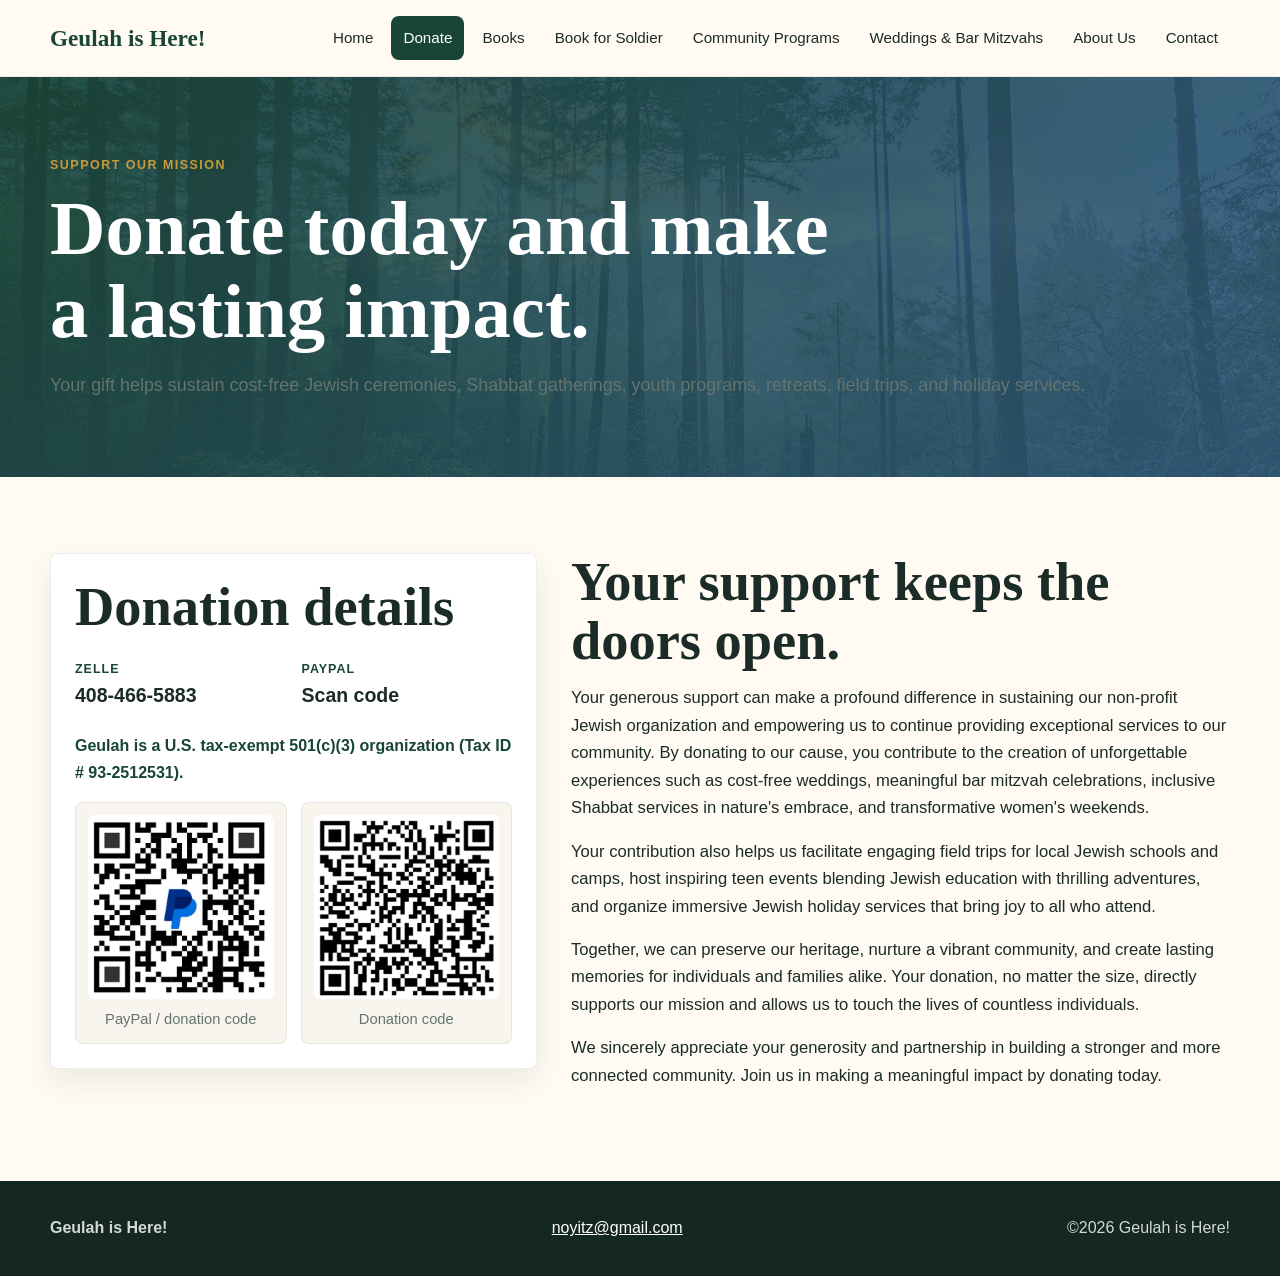
<file: donate.html>
<!doctype html>
<html lang="en">
  <head>
    <meta charset="utf-8">
    <meta name="viewport" content="width=device-width, initial-scale=1">
    <title>Donate | Geulah Is Here</title>
    <meta name="description" content="Support Geulah Is Here, a U.S. tax-exempt 501(c)(3) nonprofit organization.">
    <link rel="stylesheet" href="styles.css">
  </head>
  <body>
    <header class="site-header">
      <nav class="nav" aria-label="Site navigation">
        <a class="brand" href="index.html">Geulah is Here!</a>
        <button class="nav-toggle" type="button" aria-expanded="false">Menu</button>
        <div class="nav-links">
          <a href="index.html">Home</a>
          <a class="donate-link" href="donate.html" aria-current="page">Donate</a>
          <a href="/books/">Books</a>
          <a href="book-for-soldier.html">Book for Soldier</a>
          <a href="community.html">Community Programs</a>
          <a href="weddings-bar-mitzvah.html">Weddings & Bar Mitzvahs</a>
          <a href="about.html">About Us</a>
          <a href="contact.html">Contact</a>
        </div>
      </nav>
    </header>
    <main>
      <section class="page-hero">
        <div class="wrap">
          <p class="eyebrow">Support Our Mission</p>
          <h1>Donate today and make a lasting impact.</h1>
          <p class="lede">Your gift helps sustain cost-free Jewish ceremonies, Shabbat gatherings, youth programs, retreats, field trips, and holiday services.</p>
        </div>
      </section>
      <section class="section">
        <div class="wrap donation-layout">
          <aside class="donation-panel">
            <h2>Donation details</h2>
            <div class="donation-detail">
              <div><strong>Zelle</strong><span>408-466-5883</span></div>
              <div><strong>PayPal</strong><span>Scan code</span></div>
            </div>
            <p class="tax-note">Geulah is a U.S. tax-exempt 501(c)(3) organization (Tax ID # 93-2512531).</p>
            <div class="codes">
              <figure>
                <img src="assets/donation-code-1.png" alt="PayPal donation code">
                <figcaption>PayPal / donation code</figcaption>
              </figure>
              <figure>
                <img src="assets/donation-code-2.png" alt="Second donation code">
                <figcaption>Donation code</figcaption>
              </figure>
            </div>
          </aside>
          <div class="text-flow">
            <h2>Your support keeps the doors open.</h2>
            <p>Your generous support can make a profound difference in sustaining our non-profit Jewish organization and empowering us to continue providing exceptional services to our community. By donating to our cause, you contribute to the creation of unforgettable experiences such as cost-free weddings, meaningful bar mitzvah celebrations, inclusive Shabbat services in nature's embrace, and transformative women's weekends.</p>
            <p>Your contribution also helps us facilitate engaging field trips for local Jewish schools and camps, host inspiring teen events blending Jewish education with thrilling adventures, and organize immersive Jewish holiday services that bring joy to all who attend.</p>
            <p>Together, we can preserve our heritage, nurture a vibrant community, and create lasting memories for individuals and families alike. Your donation, no matter the size, directly supports our mission and allows us to touch the lives of countless individuals.</p>
            <p>We sincerely appreciate your generosity and partnership in building a stronger and more connected community. Join us in making a meaningful impact by donating today.</p>
          </div>
        </div>
      </section>
    </main>
    <footer class="site-footer">
      <div class="footer-inner">
        <strong>Geulah is Here!</strong>
        <a href="mailto:noyitz@gmail.com">noyitz@gmail.com</a>
        <span>©2026 Geulah is Here!</span>
      </div>
    </footer>
    <script src="site.js"></script>
  </body>
</html>
</file>
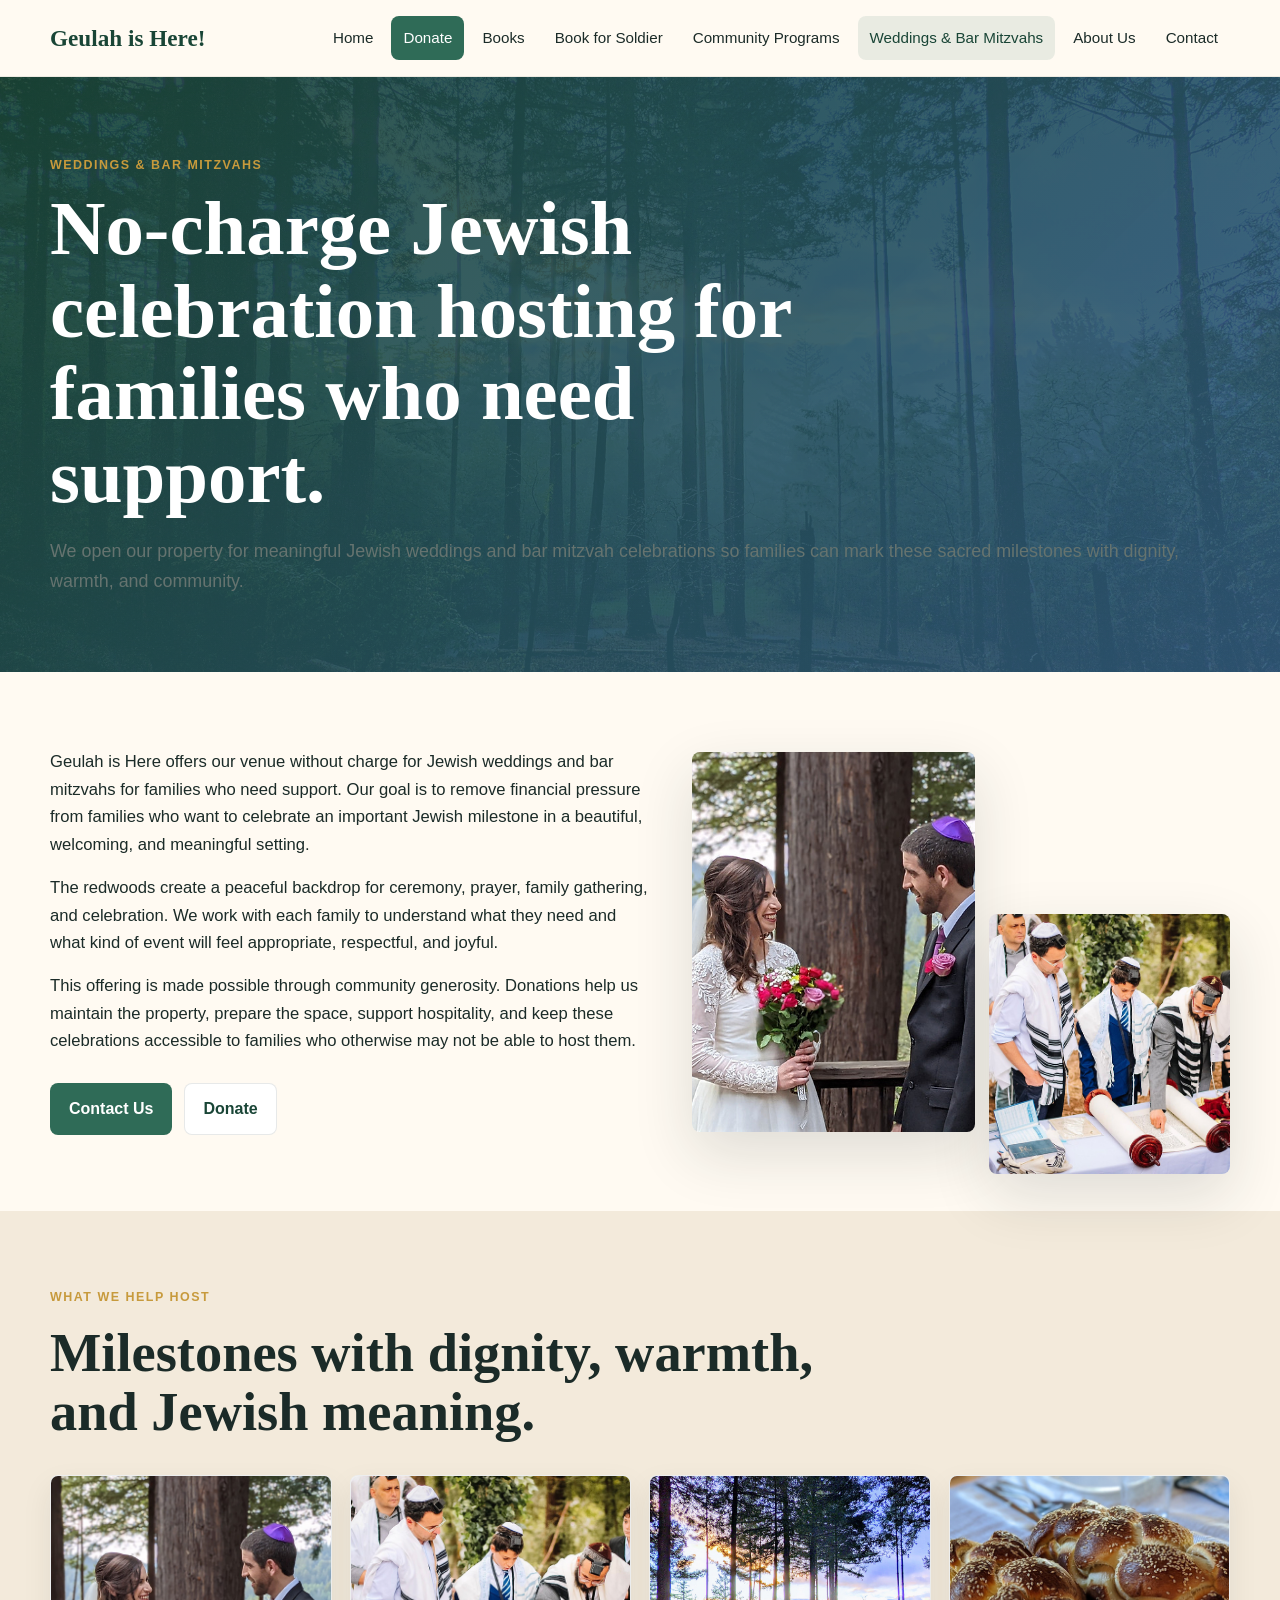
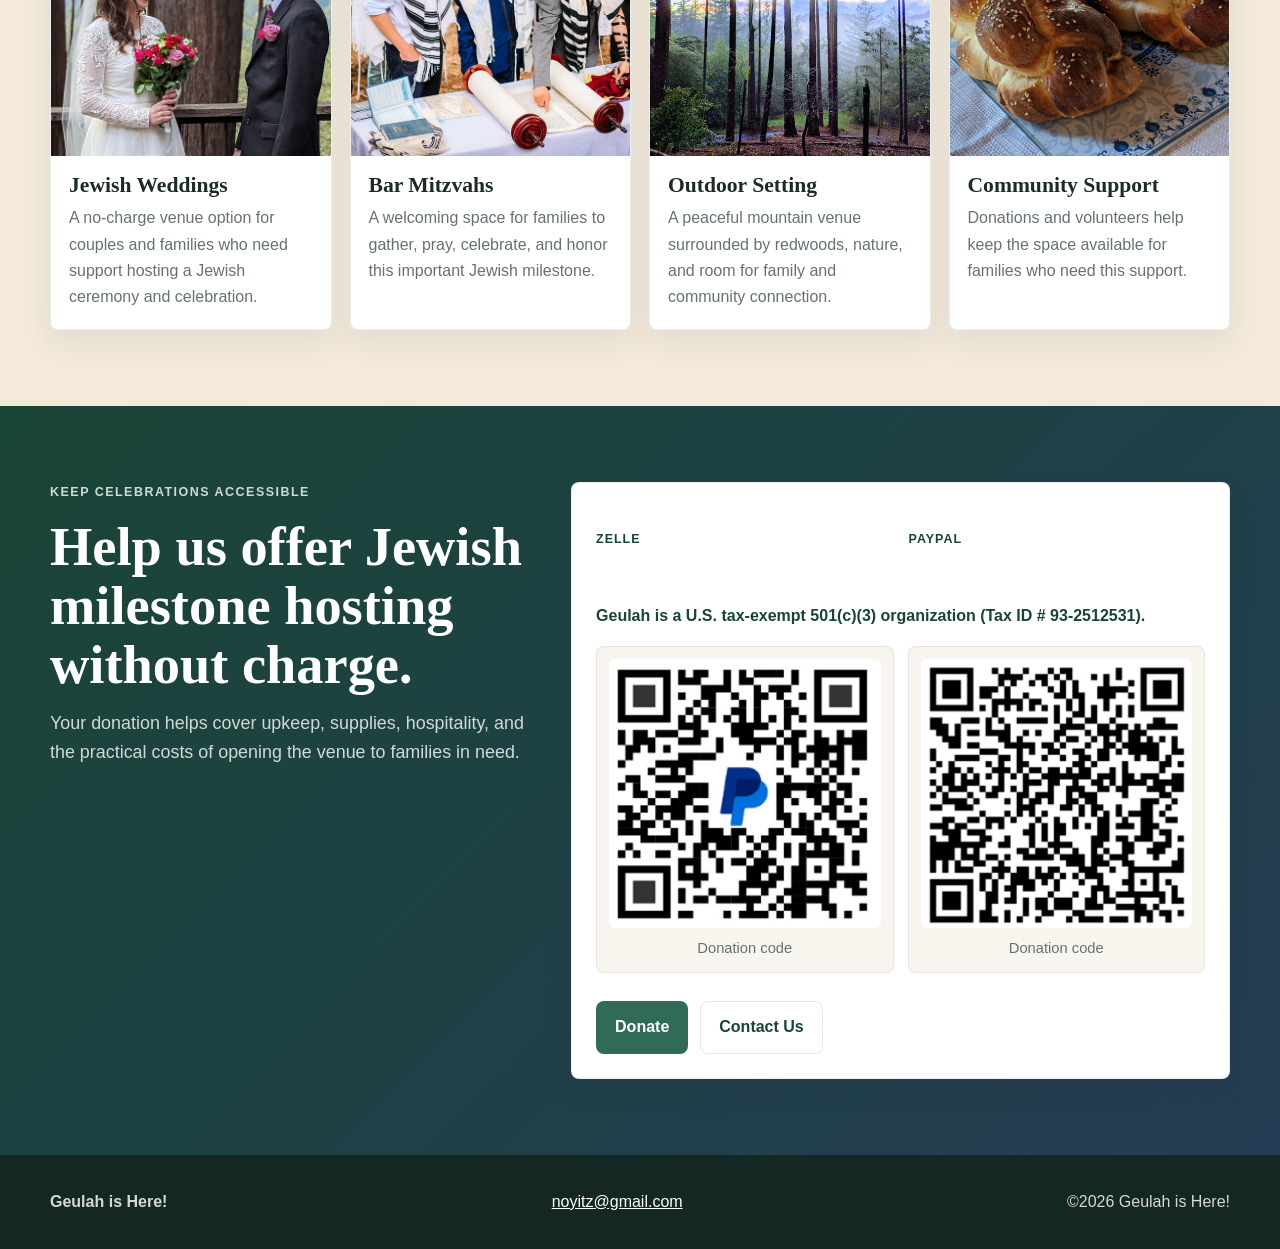
<file: weddings-bar-mitzvah.html>
<!doctype html>
<html lang="en">
  <head>
    <meta charset="utf-8">
    <meta name="viewport" content="width=device-width, initial-scale=1">
    <title>Weddings & Bar Mitzvahs | Geulah Is Here</title>
    <meta name="description" content="No-charge Jewish wedding and bar mitzvah hosting for families who need support in the Santa Cruz Mountains.">
    <link rel="stylesheet" href="styles.css">
  </head>
  <body>
    <header class="site-header">
      <nav class="nav" aria-label="Site navigation">
        <a class="brand" href="index.html">Geulah is Here!</a>
        <button class="nav-toggle" type="button" aria-expanded="false">Menu</button>
        <div class="nav-links">
          <a href="index.html">Home</a>
          <a class="donate-link" href="donate.html">Donate</a>
          <a href="/books/">Books</a>
          <a href="book-for-soldier.html">Book for Soldier</a>
          <a href="community.html">Community Programs</a>
          <a href="weddings-bar-mitzvah.html" aria-current="page">Weddings & Bar Mitzvahs</a>
          <a href="about.html">About Us</a>
          <a href="contact.html">Contact</a>
        </div>
      </nav>
    </header>

    <main>
      <section class="page-hero">
        <div class="wrap">
          <p class="eyebrow">Weddings & Bar Mitzvahs</p>
          <h1>No-charge Jewish celebration hosting for families who need support.</h1>
          <p class="lede">We open our property for meaningful Jewish weddings and bar mitzvah celebrations so families can mark these sacred milestones with dignity, warmth, and community.</p>
        </div>
      </section>

      <section class="section">
        <div class="wrap split">
          <div class="text-flow">
            <p>Geulah is Here offers our venue without charge for Jewish weddings and bar mitzvahs for families who need support. Our goal is to remove financial pressure from families who want to celebrate an important Jewish milestone in a beautiful, welcoming, and meaningful setting.</p>
            <p>The redwoods create a peaceful backdrop for ceremony, prayer, family gathering, and celebration. We work with each family to understand what they need and what kind of event will feel appropriate, respectful, and joyful.</p>
            <p>This offering is made possible through community generosity. Donations help us maintain the property, prepare the space, support hospitality, and keep these celebrations accessible to families who otherwise may not be able to host them.</p>
            <div class="actions">
              <a class="button" href="contact.html">Contact Us</a>
              <a class="button light" href="donate.html">Donate</a>
            </div>
          </div>
          <div class="image-stack">
            <img src="assets/wedding.jpg" alt="Jewish wedding hosted at Geulah">
            <img src="assets/bar-mitzvah.jpg" alt="Bar mitzvah celebration hosted at Geulah">
          </div>
        </div>
      </section>

      <section class="section soft">
        <div class="wrap">
          <div class="section-head">
            <p class="eyebrow">What we help host</p>
            <h2>Milestones with dignity, warmth, and Jewish meaning.</h2>
          </div>
          <div class="service-grid">
            <article class="service-card">
              <img src="assets/wedding.jpg" alt="Wedding at Geulah">
              <div>
                <h3>Jewish Weddings</h3>
                <p>A no-charge venue option for couples and families who need support hosting a Jewish ceremony and celebration.</p>
              </div>
            </article>
            <article class="service-card">
              <img src="assets/bar-mitzvah.jpg" alt="Bar mitzvah at Geulah">
              <div>
                <h3>Bar Mitzvahs</h3>
                <p>A welcoming space for families to gather, pray, celebrate, and honor this important Jewish milestone.</p>
              </div>
            </article>
            <article class="service-card">
              <img src="assets/hero-redwoods.jpg" alt="Redwoods at Geulah">
              <div>
                <h3>Outdoor Setting</h3>
                <p>A peaceful mountain venue surrounded by redwoods, nature, and room for family and community connection.</p>
              </div>
            </article>
            <article class="service-card">
              <img src="assets/shabbat.jpg" alt="Community celebration">
              <div>
                <h3>Community Support</h3>
                <p>Donations and volunteers help keep the space available for families who need this support.</p>
              </div>
            </article>
          </div>
        </div>
      </section>

      <section class="section deep">
        <div class="wrap donation-layout">
          <div>
            <p class="eyebrow">Keep celebrations accessible</p>
            <h2>Help us offer Jewish milestone hosting without charge.</h2>
            <p class="lede">Your donation helps cover upkeep, supplies, hospitality, and the practical costs of opening the venue to families in need.</p>
          </div>
          <div class="donation-panel">
            <div class="donation-detail">
              <div><strong>Zelle</strong><span>408-466-5883</span></div>
              <div><strong>PayPal</strong><span>Scan below</span></div>
            </div>
            <p class="tax-note">Geulah is a U.S. tax-exempt 501(c)(3) organization (Tax ID # 93-2512531).</p>
            <div class="codes">
              <figure>
                <img src="assets/donation-code-1.png" alt="Donation code one">
                <figcaption>Donation code</figcaption>
              </figure>
              <figure>
                <img src="assets/donation-code-2.png" alt="Donation code two">
                <figcaption>Donation code</figcaption>
              </figure>
            </div>
            <div class="actions">
              <a class="button" href="donate.html">Donate</a>
              <a class="button light" href="contact.html">Contact Us</a>
            </div>
          </div>
        </div>
      </section>
    </main>

    <footer class="site-footer">
      <div class="footer-inner">
        <strong>Geulah is Here!</strong>
        <a href="mailto:noyitz@gmail.com">noyitz@gmail.com</a>
        <span>©2026 Geulah is Here!</span>
      </div>
    </footer>
    <script src="site.js"></script>
  </body>
</html>
</file>
<file: styles.css>
:root {
  --ink: #1b2b28;
  --muted: #65736f;
  --paper: #fffaf2;
  --soft: #f3eadb;
  --leaf: #2f6b57;
  --leaf-dark: #194536;
  --gold: #c79a3c;
  --blue: #315b7c;
  --white: #ffffff;
  --shadow: 0 22px 60px rgba(27, 43, 40, 0.14);
}

* {
  box-sizing: border-box;
}

html {
  scroll-behavior: smooth;
}

body {
  margin: 0;
  color: var(--ink);
  background: var(--paper);
  font-family: "Inter", "Segoe UI", Arial, sans-serif;
  line-height: 1.65;
}

img {
  display: block;
  max-width: 100%;
}

a {
  color: inherit;
}

.site-header {
  position: sticky;
  top: 0;
  z-index: 20;
  background: rgba(255, 250, 242, 0.94);
  border-bottom: 1px solid rgba(27, 43, 40, 0.08);
  backdrop-filter: blur(16px);
}

.nav {
  width: min(1180px, calc(100% - 32px));
  min-height: 76px;
  margin: 0 auto;
  display: flex;
  align-items: center;
  justify-content: space-between;
  gap: 24px;
}

.brand {
  font-family: Georgia, "Times New Roman", serif;
  font-size: 1.45rem;
  font-weight: 700;
  text-decoration: none;
  color: var(--leaf-dark);
  white-space: nowrap;
}

.nav-toggle {
  display: none;
  border: 1px solid rgba(27, 43, 40, 0.2);
  background: var(--white);
  border-radius: 8px;
  padding: 9px 12px;
  font: inherit;
}

.nav-links {
  display: flex;
  align-items: center;
  gap: 6px;
  flex-wrap: wrap;
  justify-content: flex-end;
}

.nav-links a {
  text-decoration: none;
  color: var(--ink);
  font-size: 0.95rem;
  padding: 9px 12px;
  border-radius: 8px;
}

.nav-links a:hover,
.nav-links a[aria-current="page"] {
  color: var(--leaf-dark);
  background: rgba(47, 107, 87, 0.1);
}

.nav-links .donate-link {
  color: var(--white);
  background: var(--leaf);
}

.nav-links .donate-link:hover,
.nav-links .donate-link[aria-current="page"] {
  color: var(--white);
  background: var(--leaf-dark);
}

.hero {
  min-height: 76vh;
  display: grid;
  align-items: end;
  background:
    linear-gradient(180deg, rgba(6, 20, 18, 0.2), rgba(6, 20, 18, 0.72)),
    url("assets/hero-redwoods.jpg") center / cover;
  color: var(--white);
}

.hero-content {
  width: min(1180px, calc(100% - 32px));
  margin: 0 auto;
  padding: 96px 0 72px;
}

.eyebrow {
  margin: 0 0 12px;
  text-transform: uppercase;
  letter-spacing: 0.12em;
  font-size: 0.78rem;
  font-weight: 800;
  color: var(--gold);
}

h1,
h2,
h3 {
  font-family: Georgia, "Times New Roman", serif;
  line-height: 1.08;
  letter-spacing: 0;
}

h1 {
  max-width: 820px;
  margin: 0;
  font-size: clamp(3rem, 8vw, 6.8rem);
}

.hero .lede {
  max-width: 720px;
  margin: 22px 0 0;
  font-size: clamp(1.05rem, 2vw, 1.35rem);
}

.hero-actions,
.actions {
  display: flex;
  flex-wrap: wrap;
  gap: 12px;
  margin-top: 28px;
}

.button {
  display: inline-flex;
  align-items: center;
  justify-content: center;
  min-height: 46px;
  padding: 12px 18px;
  border-radius: 8px;
  border: 1px solid transparent;
  background: var(--leaf);
  color: var(--white);
  font-weight: 800;
  text-decoration: none;
}

.button.secondary {
  background: rgba(255, 255, 255, 0.16);
  border-color: rgba(255, 255, 255, 0.52);
}

.button.light {
  background: var(--white);
  color: var(--leaf-dark);
  border-color: rgba(27, 43, 40, 0.1);
}

.section {
  padding: 76px 0;
}

.section.soft {
  background: var(--soft);
}

.section.deep {
  color: var(--white);
  background: linear-gradient(135deg, var(--leaf-dark), #253d54);
}

.wrap {
  width: min(1180px, calc(100% - 32px));
  margin: 0 auto;
}

.section-head {
  max-width: 780px;
  margin-bottom: 34px;
}

.section-head.center {
  margin-inline: auto;
  text-align: center;
}

.section h2 {
  margin: 0 0 14px;
  font-size: clamp(2rem, 5vw, 3.4rem);
}

.section p {
  margin: 0 0 16px;
}

.lede {
  color: var(--muted);
  font-size: 1.12rem;
}

.deep .lede,
.deep .eyebrow {
  color: rgba(255, 255, 255, 0.8);
}

.split {
  display: grid;
  grid-template-columns: 1fr 0.9fr;
  gap: 44px;
  align-items: center;
}

.text-flow p {
  font-size: 1.04rem;
}

.image-stack {
  display: grid;
  grid-template-columns: 1fr 0.85fr;
  gap: 14px;
  align-items: end;
}

.image-stack img {
  width: 100%;
  height: 380px;
  object-fit: cover;
  border-radius: 8px;
  box-shadow: var(--shadow);
}

.image-stack img:last-child {
  height: 260px;
  margin-bottom: -42px;
}

.service-grid,
.project-grid {
  display: grid;
  grid-template-columns: repeat(4, 1fr);
  gap: 18px;
}

.service-card,
.project-card,
.person,
.donation-panel {
  background: var(--white);
  border: 1px solid rgba(27, 43, 40, 0.08);
  border-radius: 8px;
  box-shadow: 0 12px 30px rgba(27, 43, 40, 0.08);
  overflow: hidden;
}

.project-card {
  color: inherit;
  display: block;
  text-decoration: none;
  transition: transform 160ms ease, box-shadow 160ms ease;
}

.project-card:hover {
  box-shadow: 0 18px 42px rgba(27, 43, 40, 0.14);
  transform: translateY(-3px);
}

.service-card img,
.project-card img {
  width: 100%;
  aspect-ratio: 1 / 1;
  object-fit: cover;
}

.service-card div,
.project-card div,
.person {
  padding: 18px;
}

.service-card h3,
.project-card h3,
.person h3 {
  margin: 0 0 8px;
  font-size: 1.35rem;
}

.service-card p,
.project-card p,
.person p {
  margin: 0;
  color: var(--muted);
}

.donation-layout {
  display: grid;
  grid-template-columns: 0.85fr 1.15fr;
  gap: 34px;
  align-items: start;
}

.donation-panel {
  padding: 24px;
}

.donation-detail {
  display: grid;
  grid-template-columns: 1fr 1fr;
  gap: 16px;
  margin: 22px 0;
}

.donation-detail strong {
  display: block;
  color: var(--leaf-dark);
  font-size: 0.78rem;
  letter-spacing: 0.08em;
  text-transform: uppercase;
}

.donation-detail span {
  display: block;
  font-size: 1.22rem;
  font-weight: 800;
}

.codes {
  display: grid;
  grid-template-columns: 1fr 1fr;
  gap: 14px;
}

.codes figure {
  margin: 0;
  padding: 12px;
  border-radius: 8px;
  background: #f8f5ee;
  border: 1px solid rgba(27, 43, 40, 0.08);
}

.codes img {
  width: 100%;
  border-radius: 6px;
}

.codes figcaption {
  margin-top: 8px;
  color: var(--muted);
  font-size: 0.92rem;
  text-align: center;
}

.tax-note {
  color: var(--leaf-dark);
  font-weight: 800;
}

.page-hero {
  padding: 78px 0 58px;
  color: var(--white);
  background:
    linear-gradient(135deg, rgba(25, 69, 54, 0.92), rgba(49, 91, 124, 0.88)),
    url("assets/hero-redwoods.jpg") center / cover;
}

.page-hero h1 {
  font-size: clamp(2.7rem, 6vw, 5.2rem);
}

.narrow {
  max-width: 860px;
}

.feature-image {
  width: 100%;
  max-height: 540px;
  object-fit: cover;
  border-radius: 8px;
  box-shadow: var(--shadow);
  margin: 30px 0;
}

.callout {
  padding: 24px;
  border-left: 5px solid var(--gold);
  background: rgba(199, 154, 60, 0.12);
  border-radius: 8px;
}

.list {
  padding-left: 22px;
}

.list li {
  margin-bottom: 12px;
}

.team-grid {
  display: grid;
  grid-template-columns: repeat(2, minmax(0, 1fr));
  gap: 18px;
}

.person p + p {
  margin-top: 8px;
}

.contact-grid {
  display: grid;
  grid-template-columns: 0.85fr 1.15fr;
  gap: 32px;
}

.contact-form {
  display: grid;
  gap: 14px;
}

.contact-form label {
  display: grid;
  gap: 6px;
  font-weight: 800;
}

.contact-form input,
.contact-form textarea {
  width: 100%;
  border: 1px solid rgba(27, 43, 40, 0.18);
  border-radius: 8px;
  padding: 12px 14px;
  color: var(--ink);
  background: var(--white);
  font: inherit;
}

.contact-form textarea {
  min-height: 150px;
  resize: vertical;
}

.rtl {
  direction: rtl;
  text-align: right;
}

.site-footer {
  padding: 34px 0;
  color: rgba(255, 255, 255, 0.82);
  background: #142722;
}

.footer-inner {
  width: min(1180px, calc(100% - 32px));
  margin: 0 auto;
  display: flex;
  justify-content: space-between;
  align-items: center;
  gap: 18px;
  flex-wrap: wrap;
}

.site-footer a {
  color: var(--white);
}

@media (max-width: 980px) {
  .service-grid,
  .project-grid {
    grid-template-columns: repeat(2, 1fr);
  }

  .split,
  .donation-layout,
  .contact-grid {
    grid-template-columns: 1fr;
  }
}

@media (max-width: 760px) {
  .nav {
    min-height: 68px;
    align-items: flex-start;
    padding: 14px 0;
  }

  .nav-toggle {
    display: inline-flex;
  }

  .nav-links {
    display: none;
    position: absolute;
    left: 16px;
    right: 16px;
    top: 66px;
    padding: 12px;
    background: var(--paper);
    border: 1px solid rgba(27, 43, 40, 0.1);
    border-radius: 8px;
    box-shadow: var(--shadow);
  }

  .nav-links.open {
    display: grid;
    justify-items: stretch;
  }

  .nav-links a {
    padding: 12px;
  }

  .hero {
    min-height: 70vh;
  }

  .hero-content,
  .section {
    padding-top: 54px;
    padding-bottom: 54px;
  }

  .image-stack,
  .service-grid,
  .project-grid,
  .team-grid,
  .codes,
  .donation-detail {
    grid-template-columns: 1fr;
  }

  .image-stack img,
  .image-stack img:last-child {
    height: auto;
    margin: 0;
  }

  .mobile-hidden {
    display: none;
  }
}
</file>
<file: books/books.css>
:root { --book-blue: #123e5b; --book-gold: #bd8939; --book-cream: #fffbef; }
body { background: var(--book-cream); color: var(--book-blue); }
main { overflow: hidden; }
.book-hero { position: relative; padding: 52px 24px 65px; background: radial-gradient(ellipse at 12% 55%, #dbe8ce 0, transparent 40%), radial-gradient(ellipse at 88% 5%, #e0efed 0, transparent 38%), linear-gradient(#f7f3df, #fffaf0); }
.hero-glow { position: absolute; width: 500px; height: 500px; border: 1px solid #b5904926; border-radius: 50%; top: -320px; left: calc(50% - 250px); box-shadow: 0 0 0 32px #b5904907, 0 0 0 65px #b5904905; pointer-events: none; }
.series-heading { text-align: center; position: relative; }
.collection-label { font-size: 11px; letter-spacing: 2px; font-weight: 700; color: #647359; margin: 0 0 15px; }
.series-heading h1 { display: inline-block; margin: 0; padding: 4px 48px 14px; color: #fff3ca; background: var(--book-blue); border: 3px double #d2ab5d; border-radius: 48% 48% 15px 15px / 30% 30% 15px 15px; box-shadow: 0 6px 0 #bd89392b; font: bold clamp(36px, 5vw, 66px)/1.3 Georgia, 'Times New Roman', serif; }
.series-intro { font-size: 19px; color: #647359; margin: 18px 0 0; }
.book-feature { max-width: 1080px; margin: 48px auto 0; display: grid; grid-template-columns: 1.12fr 1fr; gap: 90px; align-items: center; }
.book-stage { perspective: 1400px; padding: 10px 20px; text-align: center; }
.book-object { position: relative; display: block; transform: rotateY(12deg) rotateZ(-2deg); transform-style: preserve-3d; border-radius: 8px 3px 3px 8px; box-shadow: -18px 23px 30px #533b2838; transition: transform .35s ease; }
/* Hebrew books bind on the right: show the covered spine and hinge there. */
.book-object::before { content: ''; position: absolute; top: 2px; bottom: 2px; right: -17px; width: 20px; background: linear-gradient(90deg, #bd8939, #e6b756 30%, #8a631f); transform: skewY(12deg); border: 2px solid #b48b40; border-radius: 3px; z-index: -1; }
.book-object::after { content: ''; position: absolute; inset: 0; border-radius: inherit; background: linear-gradient(270deg, #fff5 0, transparent 3%, #54371344 4%, transparent 6%, transparent 97%, #fff4); pointer-events: none; box-shadow: inset 0 0 0 1px #704d2740; }
.book-object img { width: 100%; height: auto; border-radius: inherit; }
.book-object:hover { transform: rotateY(5deg) rotateZ(0); }
.cover-caption { color: #6a715f; font-size: 13px; margin: 25px 0 0; }
.edition-label { display: inline-block; padding: 4px 13px; border: 1px solid #b88d4270; border-radius: 30px; font-size: 13px; color: #7c5928; background: #fff8e6; }
.book-description h2 { font: bold clamp(38px, 4.5vw, 62px)/1.3 Georgia, 'Times New Roman', serif; margin: 18px 0 10px; }
.author { font-size: 17px; margin: 0; color: #587061; }
.gold-divider { color: var(--book-gold); display: flex; align-items: center; gap: 12px; margin: 20px 0; }
.gold-divider::before, .gold-divider::after { content: ''; width: 60px; height: 1px; background: #bd893973; }
.book-summary { font-size: 19px; line-height: 1.8; margin: 0 0 20px; }
.book-tags { display: flex; flex-wrap: wrap; gap: 8px; margin-bottom: 26px; }
.book-tags span { font-size: 12px; background: #e7eddf; color: #4d6846; border-radius: 5px; padding: 5px 10px; }
.order-button { display: inline-flex; gap: 24px; align-items: center; justify-content: center; background: var(--book-blue); border: 1px solid var(--book-blue); border-radius: 7px; color: white; padding: 14px 28px; font: inherit; font-size: 18px; font-weight: bold; text-decoration: none; cursor: pointer; box-shadow: 0 5px 0 #bd893956; transition: background .2s; }
.order-button:hover { background: #235d78; }
.english-note { color: #68756f; font-size: 13px; line-height: 1.8; margin-top: 22px; text-align: left; }
.english-note a { text-underline-offset: 4px; }
.story-section { border-top: 1px solid #d9c99b; border-bottom: 1px solid #d9c99b; background: #f3efdf; padding: 48px 24px; }
.story-grid { max-width: 1000px; margin: auto; display: grid; grid-template-columns: 1fr 1fr; gap: 80px; }
.small-heading { font-size: 13px; color: #89612a; font-weight: 700; margin: 0 0 12px; }
.story-grid h2 { font: bold 30px/1.3 Georgia, serif; margin: 0 0 16px; }
.story-grid p:last-child { font-size: 17px; color: #536456; margin: 0; }
.coming-section { max-width: 1080px; margin: 0 auto; padding: 80px 24px; display: grid; grid-template-columns: 1fr 1fr; gap: 72px; align-items: center; direction: ltr; }
.coming-copy { direction: ltr; }
.coming-art img { width: 100%; height: auto; border-radius: 16px; border: 5px solid #f0dfb6; box-shadow: 0 18px 40px #6d532326; }
.coming-copy h2 { font: bold clamp(34px, 4vw, 48px)/1.3 Georgia, serif; margin: 0 0 24px; }
.coming-copy h2 span { color: #927033; }
.coming-copy > p:not(.small-heading):not(.english-note) { font-size: 18px; }
.purchase-section { scroll-margin-top: 100px; padding: 65px 24px 80px; background: #e9eee3; border-top: 1px solid #d5dec9; }
.purchase-intro { max-width: 600px; text-align: center; margin: 0 auto 30px; }
.purchase-intro h2 { font: bold 38px/1.3 Georgia, serif; margin: 0 0 18px; }
.purchase-intro p { color: #536456; }
.purchase-intro p[lang=en] { font-size: 14px; }
.purchase-form { max-width: 680px; margin: auto; background: #fffcf5; border: 1px solid #d8cba9; border-radius: 14px; padding: 32px; box-shadow: 0 15px 45px #4a593b0d; }
.selected-book { display: flex; align-items: center; gap: 16px; padding-bottom: 24px; margin-bottom: 24px; border-bottom: 1px solid #e5dcc4; }
.selected-book img { border-radius: 3px; }
.selected-book strong, .selected-book span { display: block; }
.selected-book span { color: #657469; font-size: 12px; }
.form-grid { display: grid; grid-template-columns: 1fr 1fr; gap: 18px; }
.purchase-form label { display: block; font-size: 14px; font-weight: 600; }
.purchase-form label span { color: #6b746d; font-size: 12px; font-weight: 400; }
.purchase-form input, .purchase-form textarea { display: block; width: 100%; margin-top: 7px; padding: 12px; background: #fff; border: 1px solid #c6cbbf; border-radius: 5px; font: inherit; color: #213c39; }
.purchase-form textarea { resize: vertical; }
.full-width { grid-column: 1 / -1; }
.form-explanation { font-size: 12px; color: #677164; margin: 18px 0 0; }
.form-explanation + .form-explanation { margin-top: 6px; }
.purchase-form .order-button { width: 100%; margin-top: 22px; gap: 10px; flex-wrap: wrap; }
.request-status { font-size: 14px; color: #1c5b42; }
.request-status:empty { display: none; }
.books-footer { text-align: center; padding: 40px 24px; background: #153f44; color: #fff5d7; }
.books-footer > a:first-child { font: bold 25px Georgia, serif; text-decoration: none; }
.books-footer p { color: #c8d4ba; margin: 12px; }
.books-footer small { display: block; opacity: .7; margin-top: 20px; }
a:focus-visible, button:focus-visible, input:focus-visible, textarea:focus-visible { outline: 3px solid #b0781f; outline-offset: 5px; }
@media (max-width: 760px) {
  .book-hero { padding: 30px 22px 40px; }
  .collection-label { font-size: 9px; letter-spacing: 1px; }
  .series-heading h1 { padding: 14px 20px; font-size: clamp(28px, 7.5vw, 36px); }
  .series-intro { font-size: 16px; }
  .book-feature { grid-template-columns: 1fr; gap: 32px; margin-top: 28px; }
  .book-stage { max-width: 390px; width: 100%; margin: auto; padding: 8px 24px; }
  .book-description { text-align: center; }
  .book-description h2 { font-size: 42px; }
  .gold-divider, .book-tags { justify-content: center; }
  .english-note { text-align: center; }
  .story-grid { grid-template-columns: 1fr; gap: 36px; }
  .coming-section { grid-template-columns: 1fr; gap: 30px; padding: 48px 24px; }
  .coming-art { max-width: 400px; width: 100%; margin: auto; }
  .coming-copy { text-align: center; }
  .purchase-section { padding: 45px 18px; }
  .purchase-form { padding: 22px 18px; }
  .form-grid { grid-template-columns: 1fr; }
  .purchase-intro h2 { font-size: 31px; }
}
@media (prefers-reduced-motion: reduce) { html { scroll-behavior: auto; } .book-object { transition: none; } }
</file>
